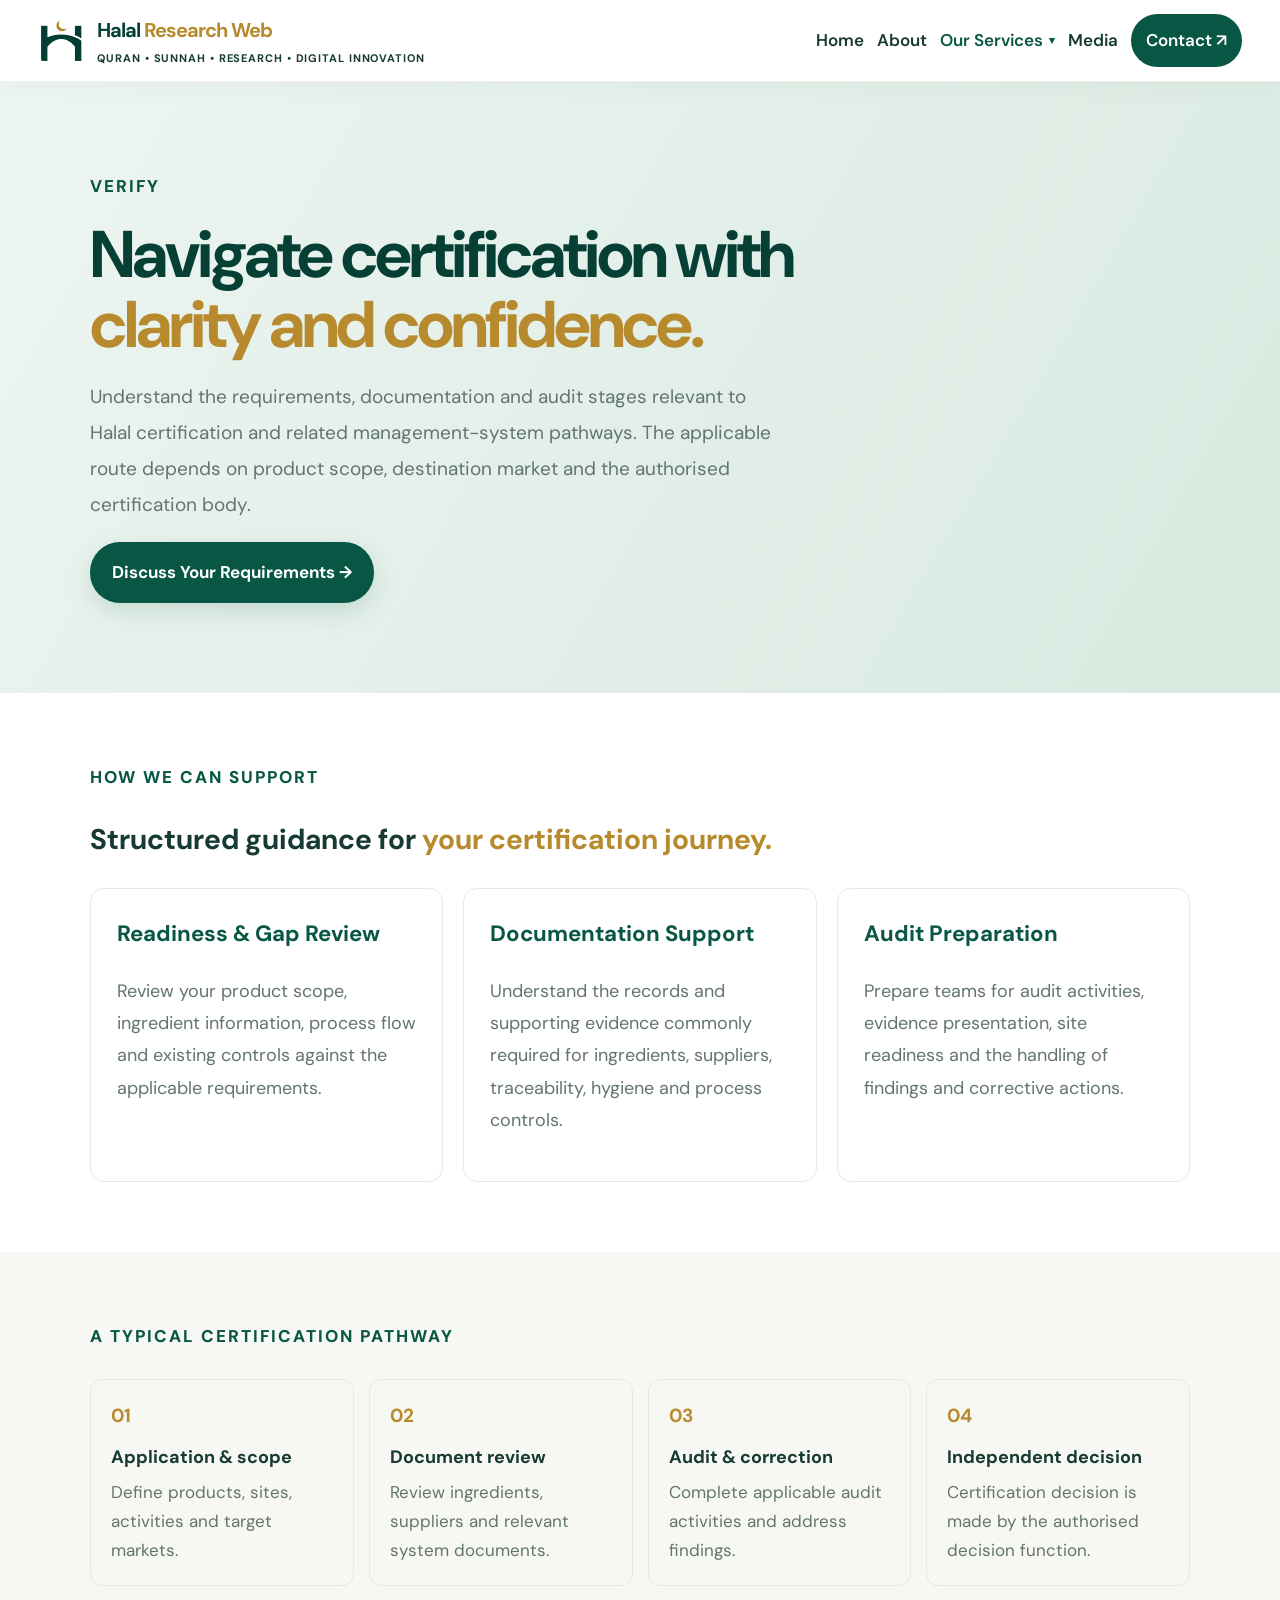
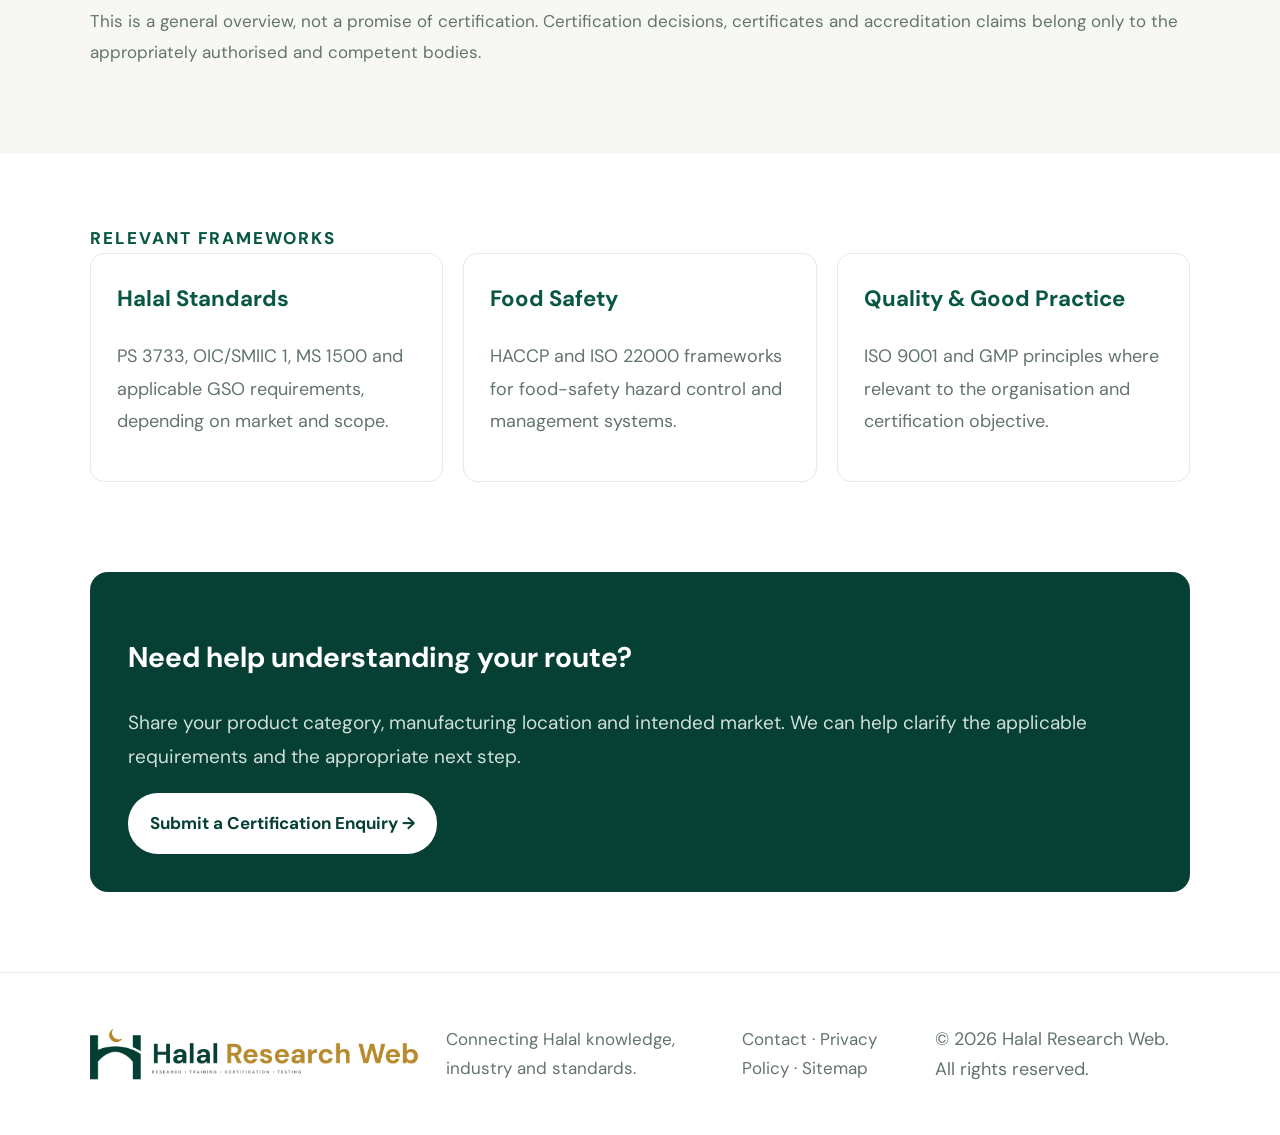
<file: certification.html>
<!doctype html>
<html lang="en"><head><meta charset="utf-8"><meta name="viewport" content="width=device-width, initial-scale=1"><meta name="description" content="Halal Research Web certification pathway guidance, audit preparation and standards support."><title>Certification | Halal Research Web</title><link rel="icon" type="image/png" href="images/favicon.png">
<link rel="preconnect" href="https://fonts.googleapis.com"><link rel="preconnect" href="https://fonts.gstatic.com" crossorigin><link href="https://fonts.googleapis.com/css2?family=DM+Sans:wght@400;500;600;700;800&display=swap" rel="stylesheet"><link rel="stylesheet" href="styles.css?v=strip-1"><style>.detail-hero{padding:90px 7%;background:linear-gradient(120deg,#edf5f1,#d8e9e0)}.detail-hero h1{font-size:clamp(42px,6vw,66px);max-width:780px}.detail-hero p{max-width:700px;line-height:1.9;color:#63746e}.detail-body{padding:70px 7%}.detail-grid{display:grid;grid-template-columns:repeat(3,1fr);gap:20px}.detail-card{padding:26px;border:1px solid #e4eae4;border-radius:14px;background:#fff}.detail-card h3{color:#075744;margin-top:0}.detail-card p,.detail-card li{font-size:18px;line-height:1.8;color:#63746e}.detail-cta{margin:20px 7% 80px;padding:38px;border-radius:18px;background:#063f34;color:#fff}.detail-cta p{color:#d0dfd8;line-height:1.8}.detail-cta .button{background:#fff;color:#063f34}.process{display:grid;grid-template-columns:repeat(4,1fr);gap:15px;margin-top:28px}.process div{padding:20px;border:1px solid #e4eae4;border-radius:12px}.process b{color:#b78a2d}.process strong,.process small{display:block}.process strong{margin-top:10px;font-size:18px}.process small{font-size:17px;line-height:1.7;color:#63746e;margin-top:6px}@media(max-width:760px){.detail-grid,.process{grid-template-columns:1fr}.detail-hero{padding:65px 6%}.detail-body{padding:55px 6%}}</style></head>
<body><header class="site-header"><a class="brand" href="index.html"><img class="brand-mark-img" src="images/favicon.png" alt=""><span><strong>Halal <span>Research Web</span></strong><small>QURAN • SUNNAH • RESEARCH • DIGITAL INNOVATION</small></span></a><button class="menu-toggle" aria-label="Open navigation" aria-expanded="false">☰</button><nav class="nav"><a href="index.html">Home</a><a href="index.html#about">About</a><div class="nav-dropdown"><button type="button" class="nav-dropbtn active" aria-haspopup="true" aria-expanded="false">Our Services <span class="caret">▾</span></button><div class="dropdown-menu"><a href="index.html#services">All services</a><a href="research.html">Research &amp; Digital Innovation</a><a href="training.html">Training</a><a href="quran.html">Learn Quran Online</a><a class="active" href="certification.html">Certification</a><a href="index.html#laboratory-testing">Lab Testing</a><a href="library.html">Halal Digital Library</a></div></div><a href="media.html">Media</a><a class="nav-cta" href="index.html#contact">Contact ↗</a></nav></header>
<main><section class="detail-hero"><div class="section-kicker">VERIFY</div><h1>Navigate certification with <em>clarity and confidence.</em></h1><p>Understand the requirements, documentation and audit stages relevant to Halal certification and related management-system pathways. The applicable route depends on product scope, destination market and the authorised certification body.</p><a class="button primary" href="index.html?dept=Certification#contact">Discuss Your Requirements →</a></section>
<section class="detail-body"><div class="section-kicker">HOW WE CAN SUPPORT</div><h2>Structured guidance for <em>your certification journey.</em></h2><div class="detail-grid"><article class="detail-card"><h3>Readiness & Gap Review</h3><p>Review your product scope, ingredient information, process flow and existing controls against the applicable requirements.</p></article><article class="detail-card"><h3>Documentation Support</h3><p>Understand the records and supporting evidence commonly required for ingredients, suppliers, traceability, hygiene and process controls.</p></article><article class="detail-card"><h3>Audit Preparation</h3><p>Prepare teams for audit activities, evidence presentation, site readiness and the handling of findings and corrective actions.</p></article></div></section>
<section class="detail-body" style="background:#f7f8f3"><div class="section-kicker">A TYPICAL CERTIFICATION PATHWAY</div><div class="process"><div><b>01</b><strong>Application & scope</strong><small>Define products, sites, activities and target markets.</small></div><div><b>02</b><strong>Document review</strong><small>Review ingredients, suppliers and relevant system documents.</small></div><div><b>03</b><strong>Audit & correction</strong><small>Complete applicable audit activities and address findings.</small></div><div><b>04</b><strong>Independent decision</strong><small>Certification decision is made by the authorised decision function.</small></div></div><p style="font-size:17px;line-height:1.8;color:#63746e;margin-top:20px">This is a general overview, not a promise of certification. Certification decisions, certificates and accreditation claims belong only to the appropriately authorised and competent bodies.</p></section>
<section class="detail-body"><div class="section-kicker">RELEVANT FRAMEWORKS</div><div class="detail-grid"><article class="detail-card"><h3>Halal Standards</h3><p><a href="index.html#standards">PS 3733</a>, <a href="index.html#standards">OIC/SMIIC 1</a>, <a href="index.html#standards">MS 1500</a> and <a href="index.html#standards">applicable GSO requirements</a>, depending on market and scope.</p></article><article class="detail-card"><h3>Food Safety</h3><p>HACCP and ISO 22000 frameworks for food-safety hazard control and management systems.</p></article><article class="detail-card"><h3>Quality & Good Practice</h3><p>ISO 9001 and GMP principles where relevant to the organisation and certification objective.</p></article></div></section>
<section class="detail-cta"><h2>Need help understanding your route?</h2><p>Share your product category, manufacturing location and intended market. We can help clarify the applicable requirements and the appropriate next step.</p><a class="button" href="index.html?dept=Certification#contact">Submit a Certification Enquiry →</a></section></main>
<footer><a class="brand footer-brand" href="index.html"><img class="brand-logo" src="images/logo.png" alt="Halal Research Web"></a><p>Connecting Halal knowledge, industry and standards.</p><p><a href="index.html#contact">Contact</a> · <a href="privacy.html">Privacy Policy</a> · <a href="sitemap.xml">Sitemap</a></p><small>© <span id="year"></span> Halal Research Web. All rights reserved.</small></footer><script src="script.js"></script></body></html>
</file>
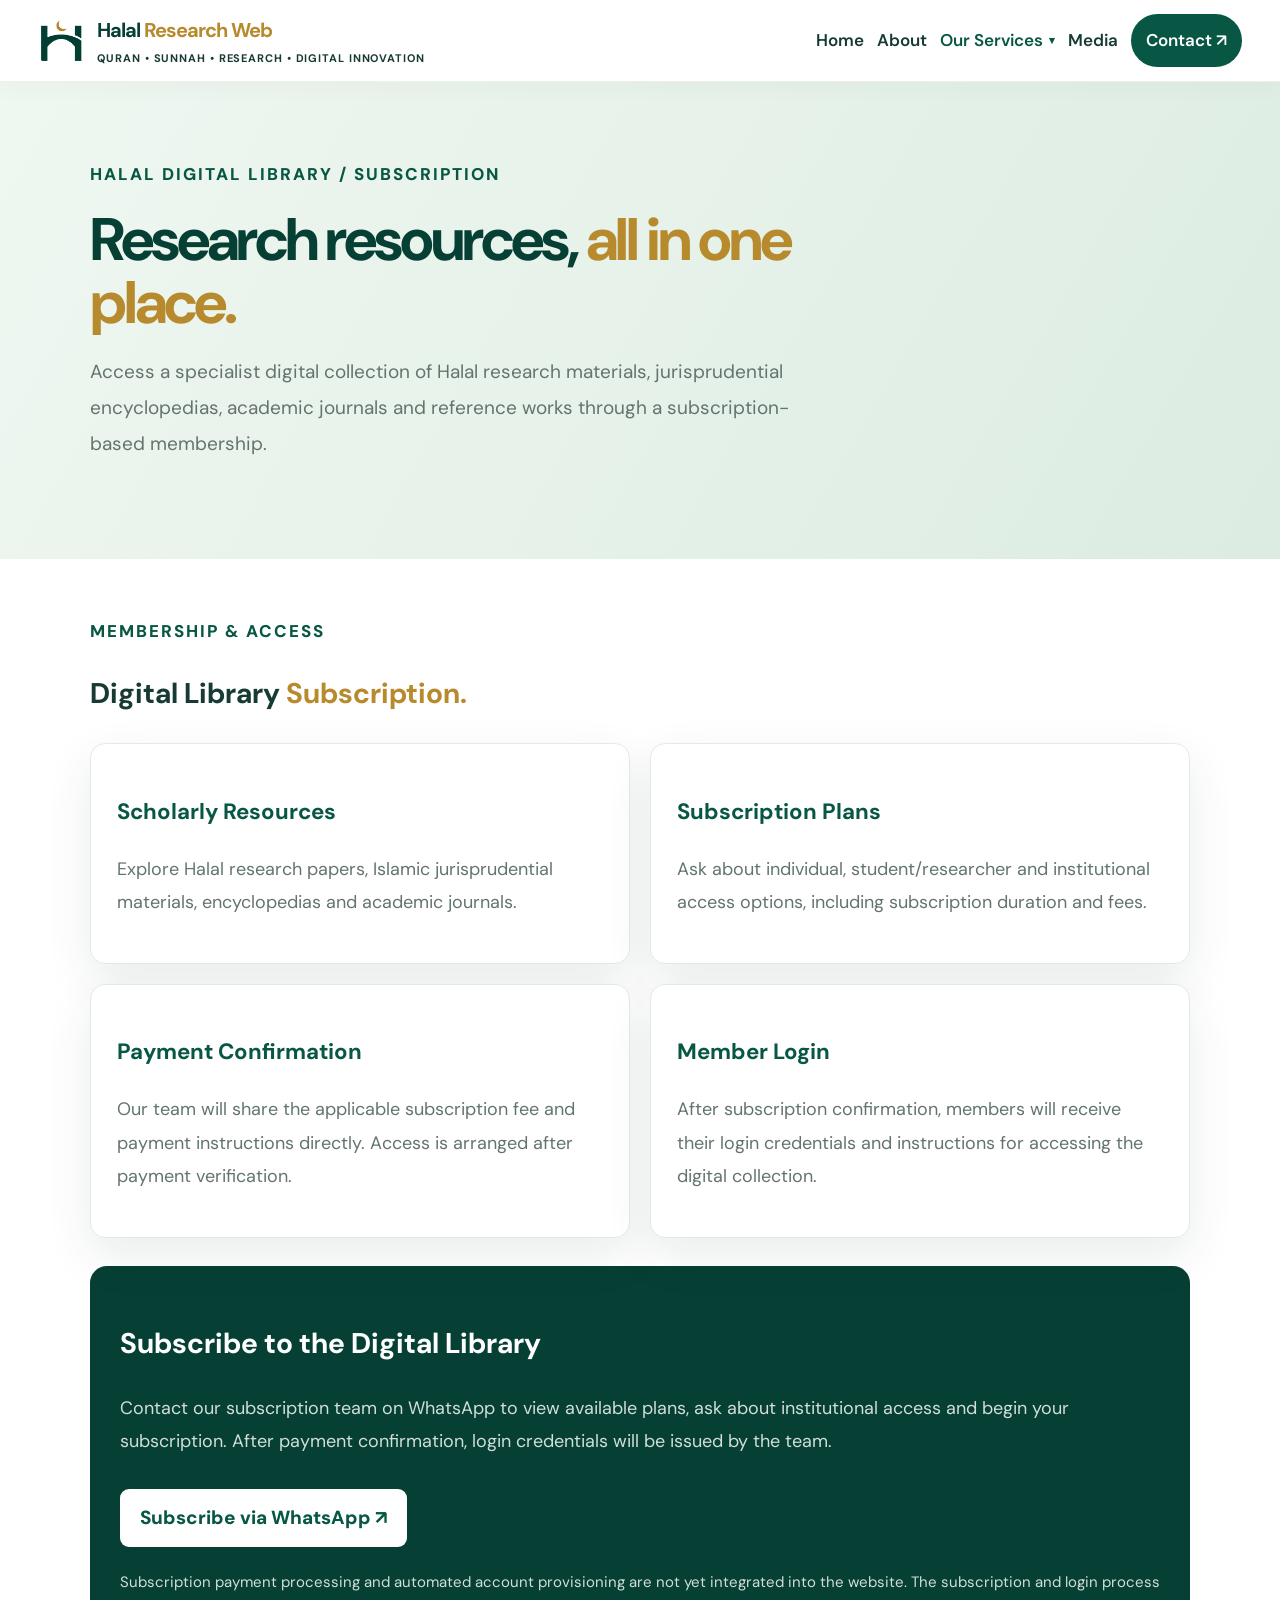
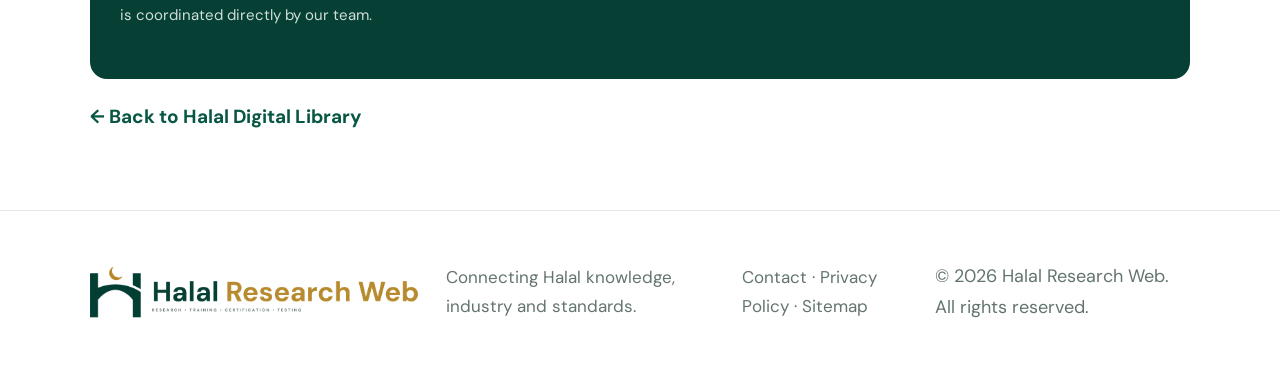
<file: digital-library.html>
<!doctype html><html lang="en"><head><meta charset="utf-8"><meta name="viewport" content="width=device-width,initial-scale=1"><meta name="description" content="Access a specialist digital collection of Halal research materials, jurisprudential encyclopedias, academic journals and reference works through a subscription-based membership."><link rel="icon" type="image/png" href="images/favicon.png">
<link rel="preconnect" href="https://fonts.googleapis.com"><link rel="preconnect" href="https://fonts.gstatic.com" crossorigin><link href="https://fonts.googleapis.com/css2?family=DM+Sans:wght@400;500;600;700;800&display=swap" rel="stylesheet"><link rel="stylesheet" href="styles.css?v=strip-1"><style>
.service-hero{padding:78px 7%;background:linear-gradient(120deg,#eff7f1,#dcece2)}.service-hero h1{font-size:clamp(40px,5.5vw,60px);max-width:800px}.service-hero p{max-width:730px;color:#63746e;line-height:1.9}.service-content{padding:58px 7% 76px}.service-grid{display:grid;grid-template-columns:repeat(2,minmax(0,1fr));gap:20px;margin:25px 0}.service-card{padding:26px;border:1px solid #e3eae4;border-radius:15px;background:#fff}.service-card h3{color:#075744}.service-card p,.service-content p{color:#63746e;line-height:1.85;font-size:18px}.contact-panel{margin-top:28px;padding:30px;border-radius:17px;background:#063f34;color:white}.contact-panel p{color:#d0dfd8}.wa-button{display:inline-flex;margin-top:12px;padding:13px 20px;border-radius:9px;background:#fff;color:#075744;font-weight:800;text-decoration:none}.back-link{display:inline-block;margin-top:22px;color:#075744;font-weight:700;text-decoration:none}@media(max-width:760px){.service-grid{grid-template-columns:1fr}.service-hero{padding:58px 6%}.service-content{padding:45px 6%}}</style><title>Digital Library Subscription | Halal Research Web</title></head><body><header class="site-header"><a class="brand" href="index.html"><img class="brand-mark-img" src="images/favicon.png" alt=""><span><strong>Halal <span>Research Web</span></strong><small>QURAN • SUNNAH • RESEARCH • DIGITAL INNOVATION</small></span></a><button class="menu-toggle" aria-label="Open navigation" aria-expanded="false">☰</button><nav class="nav"><a href="index.html">Home</a><a href="index.html#about">About</a><div class="nav-dropdown"><button type="button" class="nav-dropbtn active" aria-haspopup="true" aria-expanded="false">Our Services <span class="caret">▾</span></button><div class="dropdown-menu"><a href="index.html#services">All services</a><a href="research.html">Research &amp; Digital Innovation</a><a href="training.html">Training</a><a href="quran.html">Learn Quran Online</a><a href="certification.html">Certification</a><a href="index.html#laboratory-testing">Lab Testing</a><a class="active" href="library.html">Halal Digital Library</a></div></div><a href="media.html">Media</a><a class="nav-cta" href="index.html#contact">Contact ↗</a></nav></header><main><section class="service-hero"><div class="section-kicker">HALAL DIGITAL LIBRARY / SUBSCRIPTION</div><h1>Research resources, <em>all in one place.</em></h1><p>Access a specialist digital collection of Halal research materials, jurisprudential encyclopedias, academic journals and reference works through a subscription-based membership.</p></section><section class="service-content"><div class="section-kicker">MEMBERSHIP & ACCESS</div><h2>Digital Library <em>Subscription.</em></h2><div class="service-grid"><article class="service-card"><h3>Scholarly Resources</h3><p>Explore Halal research papers, Islamic jurisprudential materials, encyclopedias and academic journals.</p></article><article class="service-card"><h3>Subscription Plans</h3><p>Ask about individual, student/researcher and institutional access options, including subscription duration and fees.</p></article><article class="service-card"><h3>Payment Confirmation</h3><p>Our team will share the applicable subscription fee and payment instructions directly. Access is arranged after payment verification.</p></article><article class="service-card"><h3>Member Login</h3><p>After subscription confirmation, members will receive their login credentials and instructions for accessing the digital collection.</p></article></div><div class="contact-panel"><h2>Subscribe to the Digital Library</h2><p>Contact our subscription team on WhatsApp to view available plans, ask about institutional access and begin your subscription. After payment confirmation, login credentials will be issued by the team.</p><a class="wa-button" href="https://wa.me/923499365338?text=Assalamu%20Alaikum%2C%20I%20am%20interested%20in%20subscribing%20to%20the%20Halal Research Web%20Digital%20Library.%20Please%20share%20subscription%20plans%2C%20fees%20and%20access%20details." target="_blank" rel="noopener">Subscribe via WhatsApp ↗</a><p><small>Subscription payment processing and automated account provisioning are not yet integrated into the website. The subscription and login process is coordinated directly by our team.</small></p></div><a class="back-link" href="library.html">← Back to Halal Digital Library</a></section></main><footer><a class="brand footer-brand" href="index.html"><img class="brand-logo" src="images/logo.png" alt="Halal Research Web"></a><p>Connecting Halal knowledge, industry and standards.</p><p><a href="index.html#contact">Contact</a> · <a href="privacy.html">Privacy Policy</a> · <a href="sitemap.xml">Sitemap</a></p><small>© <span id="year"></span> Halal Research Web. All rights reserved.</small></footer><script src="script.js"></script></body></html>
</file>
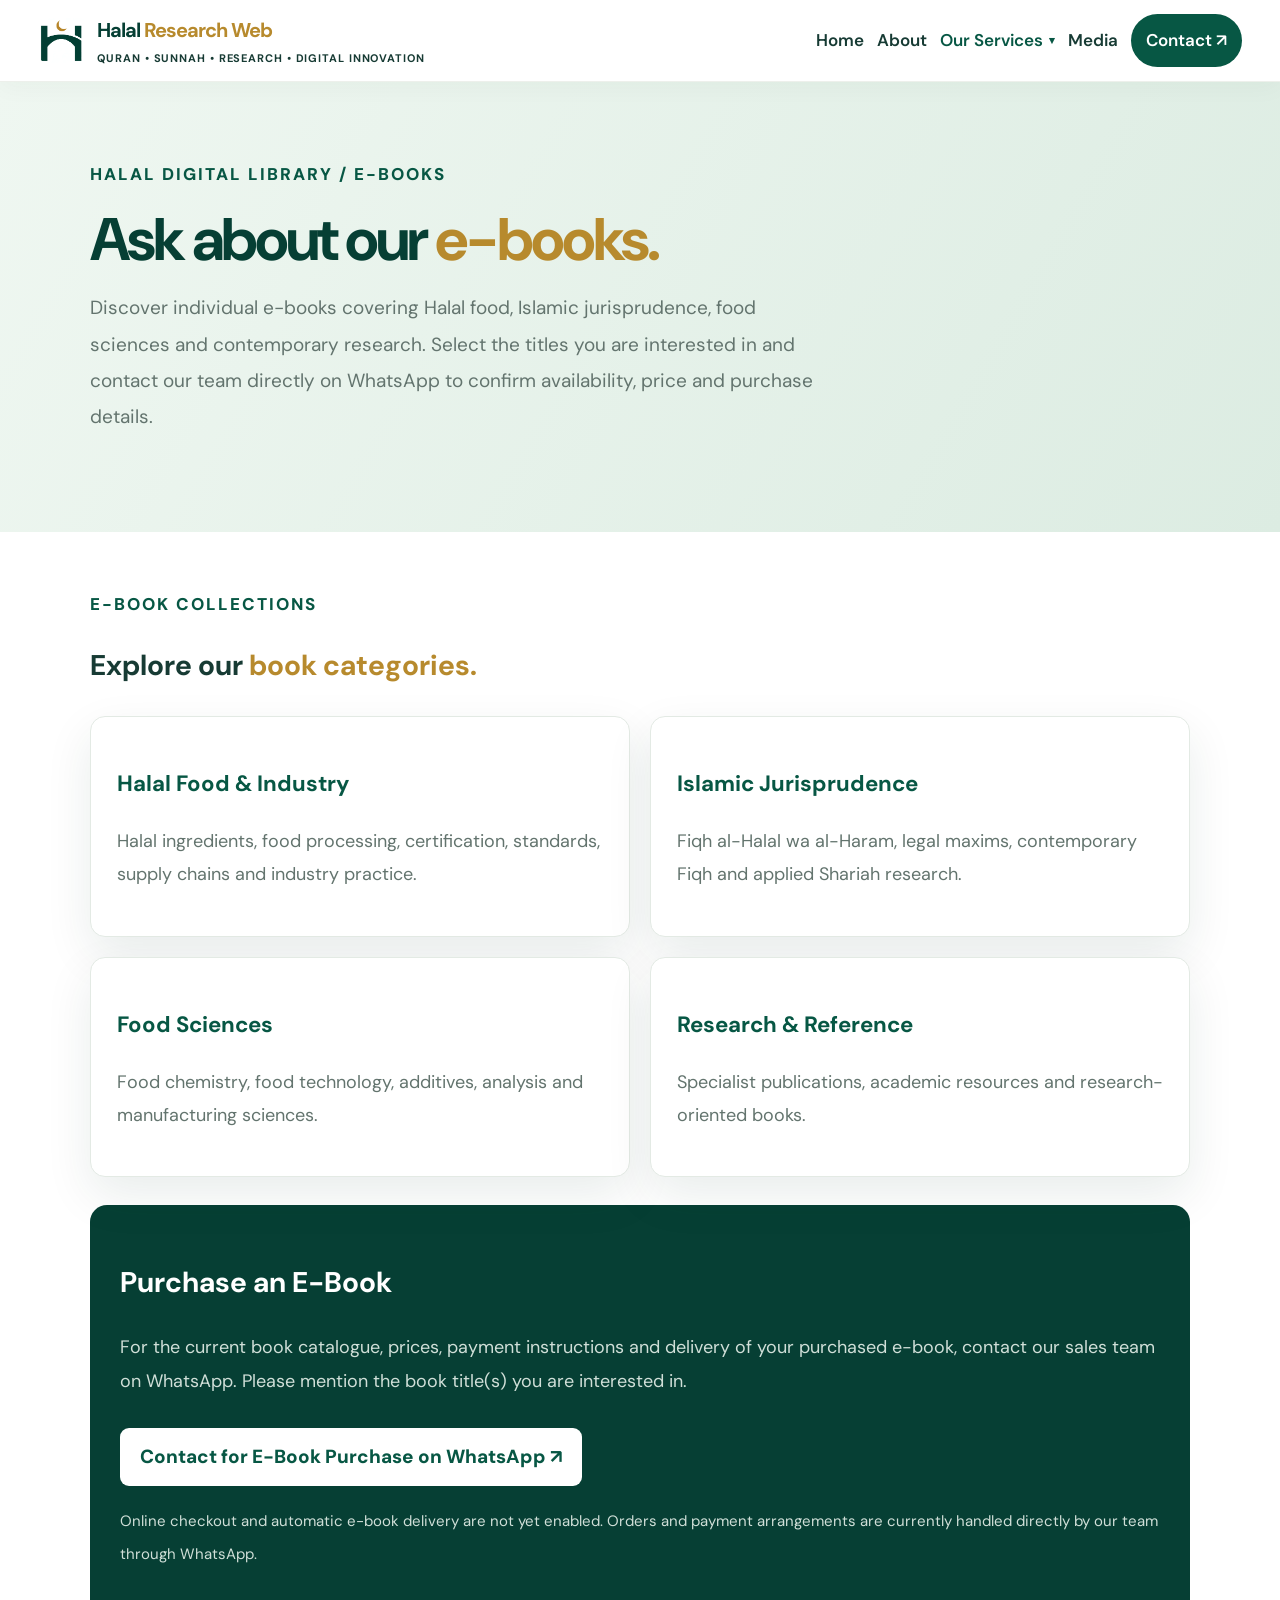
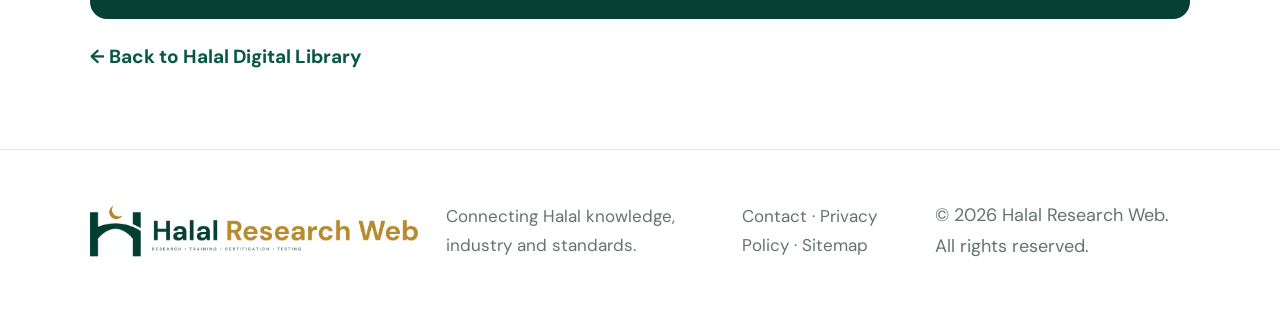
<file: ebooks.html>
<!doctype html><html lang="en"><head><meta charset="utf-8"><meta name="viewport" content="width=device-width,initial-scale=1"><meta name="description" content="Discover individual e-books covering Halal food, Islamic jurisprudence, food sciences and contemporary research. Contact the Halal Research Web team on WhatsApp for availability, prices and purchase details."><link rel="icon" type="image/png" href="images/favicon.png">
<link rel="preconnect" href="https://fonts.googleapis.com"><link rel="preconnect" href="https://fonts.gstatic.com" crossorigin><link href="https://fonts.googleapis.com/css2?family=DM+Sans:wght@400;500;600;700;800&display=swap" rel="stylesheet"><link rel="stylesheet" href="styles.css?v=strip-1"><style>
.service-hero{padding:78px 7%;background:linear-gradient(120deg,#eff7f1,#dcece2)}.service-hero h1{font-size:clamp(40px,5.5vw,60px);max-width:800px}.service-hero p{max-width:730px;color:#63746e;line-height:1.9}.service-content{padding:58px 7% 76px}.service-grid{display:grid;grid-template-columns:repeat(2,minmax(0,1fr));gap:20px;margin:25px 0}.service-card{padding:26px;border:1px solid #e3eae4;border-radius:15px;background:#fff}.service-card h3{color:#075744}.service-card p,.service-content p{color:#63746e;line-height:1.85;font-size:18px}.contact-panel{margin-top:28px;padding:30px;border-radius:17px;background:#063f34;color:white}.contact-panel p{color:#d0dfd8}.wa-button{display:inline-flex;margin-top:12px;padding:13px 20px;border-radius:9px;background:#fff;color:#075744;font-weight:800;text-decoration:none}.back-link{display:inline-block;margin-top:22px;color:#075744;font-weight:700;text-decoration:none}@media(max-width:760px){.service-grid{grid-template-columns:1fr}.service-hero{padding:58px 6%}.service-content{padding:45px 6%}}</style><title>E-Books | Halal Research Web</title></head><body><header class="site-header"><a class="brand" href="index.html"><img class="brand-mark-img" src="images/favicon.png" alt=""><span><strong>Halal <span>Research Web</span></strong><small>QURAN • SUNNAH • RESEARCH • DIGITAL INNOVATION</small></span></a><button class="menu-toggle" aria-label="Open navigation" aria-expanded="false">☰</button><nav class="nav"><a href="index.html">Home</a><a href="index.html#about">About</a><div class="nav-dropdown"><button type="button" class="nav-dropbtn active" aria-haspopup="true" aria-expanded="false">Our Services <span class="caret">▾</span></button><div class="dropdown-menu"><a href="index.html#services">All services</a><a href="research.html">Research &amp; Digital Innovation</a><a href="training.html">Training</a><a href="quran.html">Learn Quran Online</a><a href="certification.html">Certification</a><a href="index.html#laboratory-testing">Lab Testing</a><a class="active" href="library.html">Halal Digital Library</a></div></div><a href="media.html">Media</a><a class="nav-cta" href="index.html#contact">Contact ↗</a></nav></header><main><section class="service-hero"><div class="section-kicker">HALAL DIGITAL LIBRARY / E-BOOKS</div><h1>Ask about our <em>e-books.</em></h1><p>Discover individual e-books covering Halal food, Islamic jurisprudence, food sciences and contemporary research. Select the titles you are interested in and contact our team directly on WhatsApp to confirm availability, price and purchase details.</p></section><section class="service-content"><div class="section-kicker">E-BOOK COLLECTIONS</div><h2>Explore our <em>book categories.</em></h2><div class="service-grid"><article class="service-card"><h3>Halal Food & Industry</h3><p>Halal ingredients, food processing, certification, standards, supply chains and industry practice.</p></article><article class="service-card"><h3>Islamic Jurisprudence</h3><p>Fiqh al-Halal wa al-Haram, legal maxims, contemporary Fiqh and applied Shariah research.</p></article><article class="service-card"><h3>Food Sciences</h3><p>Food chemistry, food technology, additives, analysis and manufacturing sciences.</p></article><article class="service-card"><h3>Research & Reference</h3><p>Specialist publications, academic resources and research-oriented books.</p></article></div><div class="contact-panel"><h2>Purchase an E-Book</h2><p>For the current book catalogue, prices, payment instructions and delivery of your purchased e-book, contact our sales team on WhatsApp. Please mention the book title(s) you are interested in.</p><a class="wa-button" href="https://wa.me/923499365338?text=Assalamu%20Alaikum%2C%20I%20would%20like%20to%20purchase%20an%20e-book%20from%20Halal Research Web.%20Please%20share%20the%20available%20catalogue%2C%20prices%20and%20purchase%20procedure." target="_blank" rel="noopener">Contact for E-Book Purchase on WhatsApp ↗</a><p><small>Online checkout and automatic e-book delivery are not yet enabled. Orders and payment arrangements are currently handled directly by our team through WhatsApp.</small></p></div><a class="back-link" href="library.html">← Back to Halal Digital Library</a></section></main><footer><a class="brand footer-brand" href="index.html"><img class="brand-logo" src="images/logo.png" alt="Halal Research Web"></a><p>Connecting Halal knowledge, industry and standards.</p><p><a href="index.html#contact">Contact</a> · <a href="privacy.html">Privacy Policy</a> · <a href="sitemap.xml">Sitemap</a></p><small>© <span id="year"></span> Halal Research Web. All rights reserved.</small></footer><script src="script.js"></script></body></html>
</file>
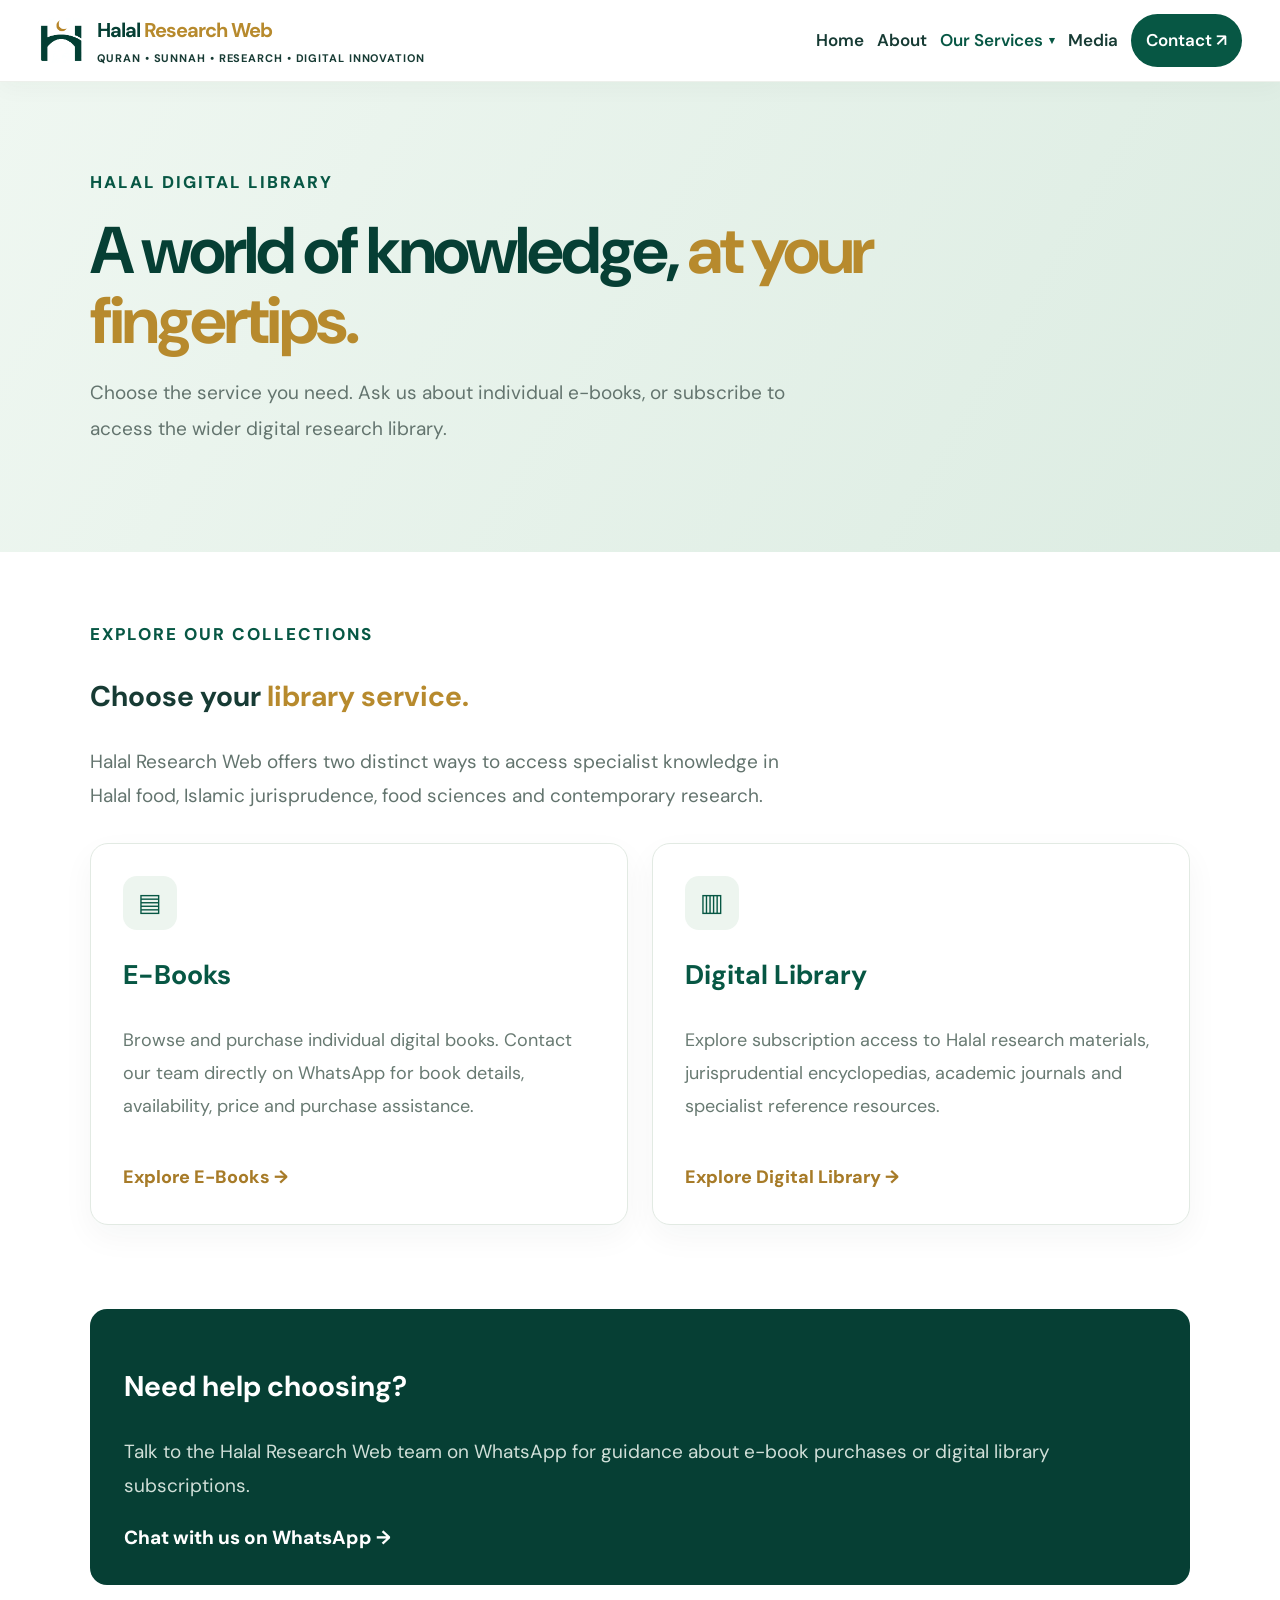
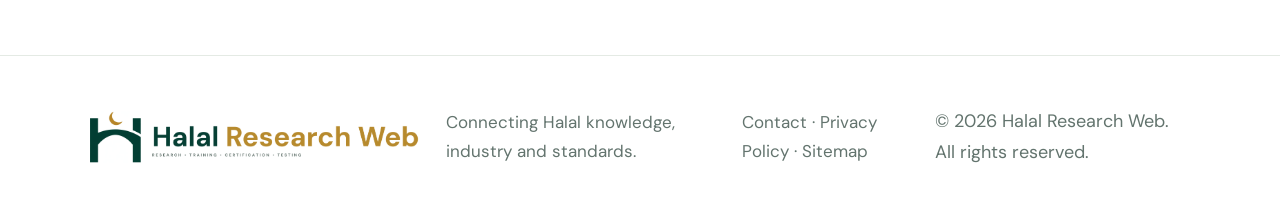
<file: library.html>
<!doctype html><html lang="en"><head><meta charset="utf-8"><meta name="viewport" content="width=device-width,initial-scale=1"><meta name="description" content="Explore Halal Research Web E-Books and the subscription-based Digital Library."><title>Halal Digital Library | Halal Research Web</title><link rel="icon" type="image/png" href="images/favicon.png">
<link rel="preconnect" href="https://fonts.googleapis.com"><link rel="preconnect" href="https://fonts.gstatic.com" crossorigin><link href="https://fonts.googleapis.com/css2?family=DM+Sans:wght@400;500;600;700;800&display=swap" rel="stylesheet"><link rel="stylesheet" href="styles.css?v=strip-1"><style>
.library-hero{padding:86px 7%;background:linear-gradient(120deg,#eff7f1,#dcece2)}.library-hero h1{font-size:clamp(42px,6vw,66px);max-width:850px}.library-hero p{max-width:730px;line-height:1.9;color:#63746e}.library-options{padding:68px 7% 84px}.library-options>p{color:#63746e;line-height:1.8;max-width:720px}.option-grid{display:grid;grid-template-columns:repeat(2,minmax(0,1fr));gap:24px;margin-top:30px}.option-card{display:flex;flex-direction:column;min-height:330px;padding:32px;border:1px solid #e2eae3;border-radius:18px;background:#fff;box-shadow:0 12px 32px #12382a0b;text-decoration:none;transition:transform .2s,box-shadow .2s}.option-card:hover{transform:translateY(-4px);box-shadow:0 18px 38px #12382a16}.option-icon{width:54px;height:54px;display:grid;place-items:center;border-radius:14px;background:#edf5ef;color:#075744;font-size:25px}.option-card h2{margin:22px 0 8px;color:#075744;font-size:27px}.option-card p{color:#687a72;font-size:18px;line-height:1.85}.option-card .option-link{margin-top:auto;padding-top:20px;color:#a77b28;font-weight:800;font-size:18px}.library-help{margin:0 7% 70px;padding:30px 34px;border-radius:17px;background:#063f34;color:#fff}.library-help p{color:#d0dfd8;line-height:1.8}.library-help a{color:#fff;font-weight:800}@media(max-width:760px){.option-grid{grid-template-columns:1fr}.library-hero{padding:60px 6%}.library-options{padding:48px 6%}.library-help{margin:0 6% 55px}}</style></head><body>
<header class="site-header"><a class="brand" href="index.html"><img class="brand-mark-img" src="images/favicon.png" alt=""><span><strong>Halal <span>Research Web</span></strong><small>QURAN • SUNNAH • RESEARCH • DIGITAL INNOVATION</small></span></a><button class="menu-toggle" aria-label="Open navigation" aria-expanded="false">☰</button><nav class="nav"><a href="index.html">Home</a><a href="index.html#about">About</a><div class="nav-dropdown"><button type="button" class="nav-dropbtn active" aria-haspopup="true" aria-expanded="false">Our Services <span class="caret">▾</span></button><div class="dropdown-menu"><a href="index.html#services">All services</a><a href="research.html">Research &amp; Digital Innovation</a><a href="training.html">Training</a><a href="quran.html">Learn Quran Online</a><a href="certification.html">Certification</a><a href="index.html#laboratory-testing">Lab Testing</a><a class="active" href="library.html">Halal Digital Library</a></div></div><a href="media.html">Media</a><a class="nav-cta" href="index.html#contact">Contact ↗</a></nav></header>
<main><section class="library-hero"><div class="section-kicker">HALAL DIGITAL LIBRARY</div><h1>A world of knowledge, <em>at your fingertips.</em></h1><p>Choose the service you need. Ask us about individual e-books, or subscribe to access the wider digital research library.</p></section><section class="library-options"><div class="section-kicker">EXPLORE OUR COLLECTIONS</div><h2>Choose your <em>library service.</em></h2><p>Halal Research Web offers two distinct ways to access specialist knowledge in Halal food, Islamic jurisprudence, food sciences and contemporary research.</p><div class="option-grid"><a class="option-card" href="ebooks.html"><span class="option-icon">▤</span><h2>E-Books</h2><p>Browse and purchase individual digital books. Contact our team directly on WhatsApp for book details, availability, price and purchase assistance.</p><span class="option-link">Explore E-Books →</span></a><a class="option-card" href="digital-library.html"><span class="option-icon">▥</span><h2>Digital Library</h2><p>Explore subscription access to Halal research materials, jurisprudential encyclopedias, academic journals and specialist reference resources.</p><span class="option-link">Explore Digital Library →</span></a></div></section><section class="library-help"><h2>Need help choosing?</h2><p>Talk to the Halal Research Web team on WhatsApp for guidance about e-book purchases or digital library subscriptions.</p><a href="https://wa.me/923499365338?text=Assalamu%20Alaikum%2C%20I%20need%20guidance%20about%20the%20Halal Research Web%20Digital%20Library." target="_blank" rel="noopener">Chat with us on WhatsApp →</a></section></main>
<footer><a class="brand footer-brand" href="index.html"><img class="brand-logo" src="images/logo.png" alt="Halal Research Web"></a><p>Connecting Halal knowledge, industry and standards.</p><p><a href="index.html#contact">Contact</a> · <a href="privacy.html">Privacy Policy</a> · <a href="sitemap.xml">Sitemap</a></p><small>© <span id="year"></span> Halal Research Web. All rights reserved.</small></footer><script src="script.js"></script></body></html>
</file>
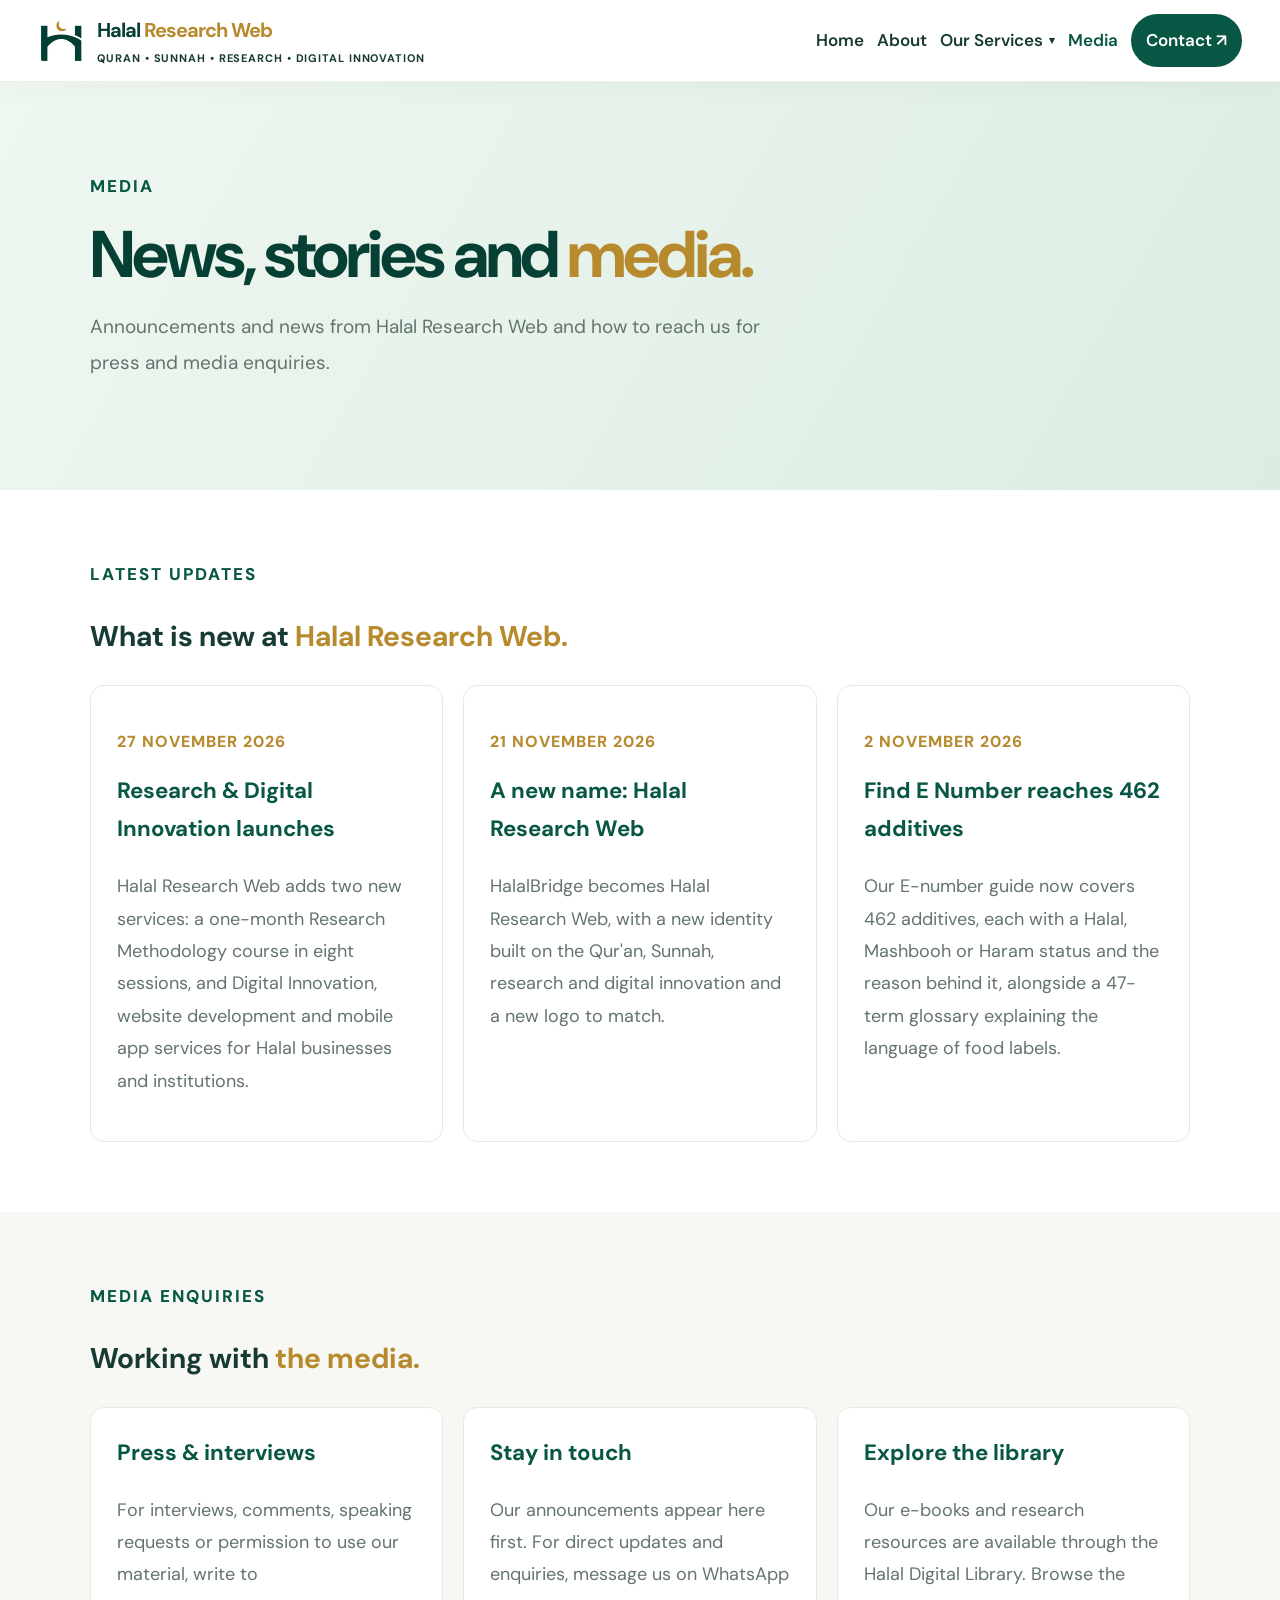
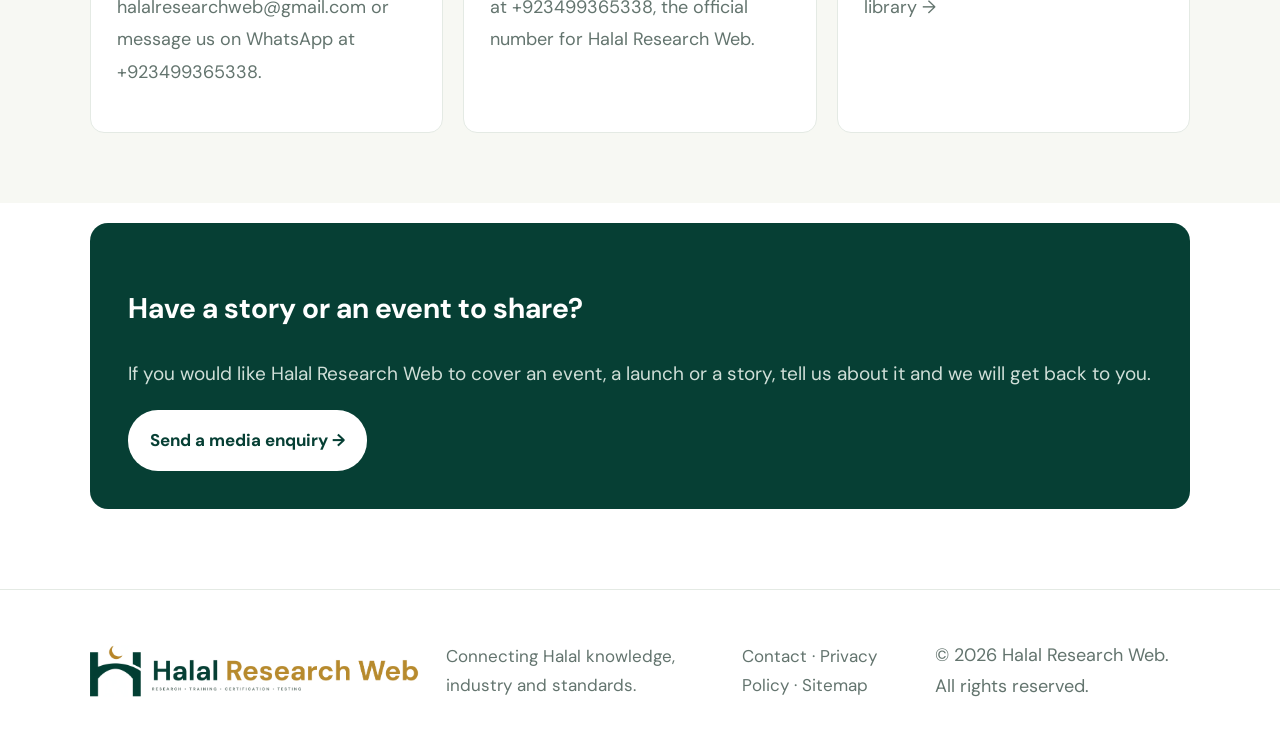
<file: media.html>
<!doctype html>
<html lang="en">
<head>
<meta charset="utf-8"><meta name="viewport" content="width=device-width, initial-scale=1">
<meta name="description" content="News, announcements and media enquiries for Halal Research Web.">
<title>Media | Halal Research Web</title>
<link rel="icon" type="image/png" href="images/favicon.png">
<link rel="preconnect" href="https://fonts.googleapis.com"><link rel="preconnect" href="https://fonts.gstatic.com" crossorigin>
<link href="https://fonts.googleapis.com/css2?family=DM+Sans:wght@400;500;600;700;800&display=swap" rel="stylesheet"><link rel="stylesheet" href="styles.css?v=strip-1">
<style>.detail-hero{padding:90px 7%;background:linear-gradient(120deg,#eff7f1,#dcece2)}.detail-hero h1{font-size:clamp(42px,6vw,66px);max-width:780px}.detail-hero p{max-width:700px;line-height:1.9;color:#63746e}.detail-body{padding:70px 7%}.detail-grid{display:grid;grid-template-columns:repeat(3,1fr);gap:20px}.detail-card{padding:26px;border:1px solid #e4eae4;border-radius:14px;background:#fff}.detail-card h3{color:#075744;margin-top:0}.detail-card p,.detail-card li{font-size:18px;line-height:1.8;color:#63746e}.detail-card .update-date{font-size:16px;font-weight:800;letter-spacing:1px;color:#b78a2d}.detail-cta{margin:20px 7% 80px;padding:38px;border-radius:18px;background:#063f34;color:#fff}.detail-cta p{color:#d0dfd8;line-height:1.8}.detail-cta .button{background:#fff;color:#063f34}@media(max-width:760px){.detail-grid{grid-template-columns:1fr}.detail-hero{padding:65px 6%}.detail-body{padding:55px 6%}}</style></head>
<body>
<header class="site-header"><a class="brand" href="index.html"><img class="brand-mark-img" src="images/favicon.png" alt=""><span><strong>Halal <span>Research Web</span></strong><small>QURAN • SUNNAH • RESEARCH • DIGITAL INNOVATION</small></span></a><button class="menu-toggle" aria-label="Open navigation" aria-expanded="false">☰</button><nav class="nav"><a href="index.html">Home</a><a href="index.html#about">About</a><div class="nav-dropdown"><button type="button" class="nav-dropbtn" aria-haspopup="true" aria-expanded="false">Our Services <span class="caret">▾</span></button><div class="dropdown-menu"><a href="index.html#services">All services</a><a href="research.html">Research &amp; Digital Innovation</a><a href="training.html">Training</a><a href="quran.html">Learn Quran Online</a><a href="certification.html">Certification</a><a href="index.html#laboratory-testing">Lab Testing</a><a href="library.html">Halal Digital Library</a></div></div><a class="active" href="media.html">Media</a><a class="nav-cta" href="index.html#contact">Contact ↗</a></nav></header>
<main>
<section class="detail-hero"><div class="section-kicker">MEDIA</div><h1>News, stories and <em>media.</em></h1><p>Announcements and news from Halal Research Web and how to reach us for press and media enquiries.</p></section>
<section class="detail-body"><div class="section-kicker">LATEST UPDATES</div><h2>What is new at <em>Halal Research Web.</em></h2><div class="detail-grid">
<article class="detail-card"><p class="update-date">27 NOVEMBER 2026</p><h3>Research &amp; Digital Innovation launches</h3><p>Halal Research Web adds two new services: a one-month Research Methodology course in eight sessions, and Digital Innovation, website development and mobile app services for Halal businesses and institutions.</p></article>
<article class="detail-card"><p class="update-date">21 NOVEMBER 2026</p><h3>A new name: Halal Research Web</h3><p>HalalBridge becomes Halal Research Web, with a new identity built on the Qur'an, Sunnah, research and digital innovation and a new logo to match.</p></article>
<article class="detail-card"><p class="update-date">2 NOVEMBER 2026</p><h3>Find E Number reaches 462 additives</h3><p>Our E-number guide now covers 462 additives, each with a Halal, Mashbooh or Haram status and the reason behind it, alongside a 47-term glossary explaining the language of food labels.</p></article>
</div></section>
<section class="detail-body" style="background:#f7f8f3"><div class="section-kicker">MEDIA ENQUIRIES</div><h2>Working with <em>the media.</em></h2><div class="detail-grid">
<article class="detail-card"><h3>Press &amp; interviews</h3><p>For interviews, comments, speaking requests or permission to use our material, write to <a href="mailto:halalresearchweb@gmail.com">halalresearchweb@gmail.com</a> or message us on WhatsApp at <a href="https://wa.me/923499365338">+923499365338</a>.</p></article>
<article class="detail-card"><h3>Stay in touch</h3><p>Our announcements appear here first. For direct updates and enquiries, message us on WhatsApp at <a href="https://wa.me/923499365338">+923499365338</a>, the official number for Halal Research Web.</p></article>
<article class="detail-card"><h3>Explore the library</h3><p>Our e-books and research resources are available through the Halal Digital Library. <a href="library.html">Browse the library →</a></p></article>
</div></section>
<section class="detail-cta"><h2>Have a story or an event to share?</h2><p>If you would like Halal Research Web to cover an event, a launch or a story, tell us about it and we will get back to you.</p><a class="button" href="index.html?dept=General%20Inquiry#contact">Send a media enquiry →</a></section>
</main>
<footer><a class="brand footer-brand" href="index.html"><img class="brand-logo" src="images/logo.png" alt="Halal Research Web"></a><p>Connecting Halal knowledge, industry and standards.</p><p><a href="index.html#contact">Contact</a> · <a href="privacy.html">Privacy Policy</a> · <a href="sitemap.xml">Sitemap</a></p><small>© <span id="year"></span> Halal Research Web. All rights reserved.</small></footer>
<script src="script.js"></script>
</body></html>
</file>
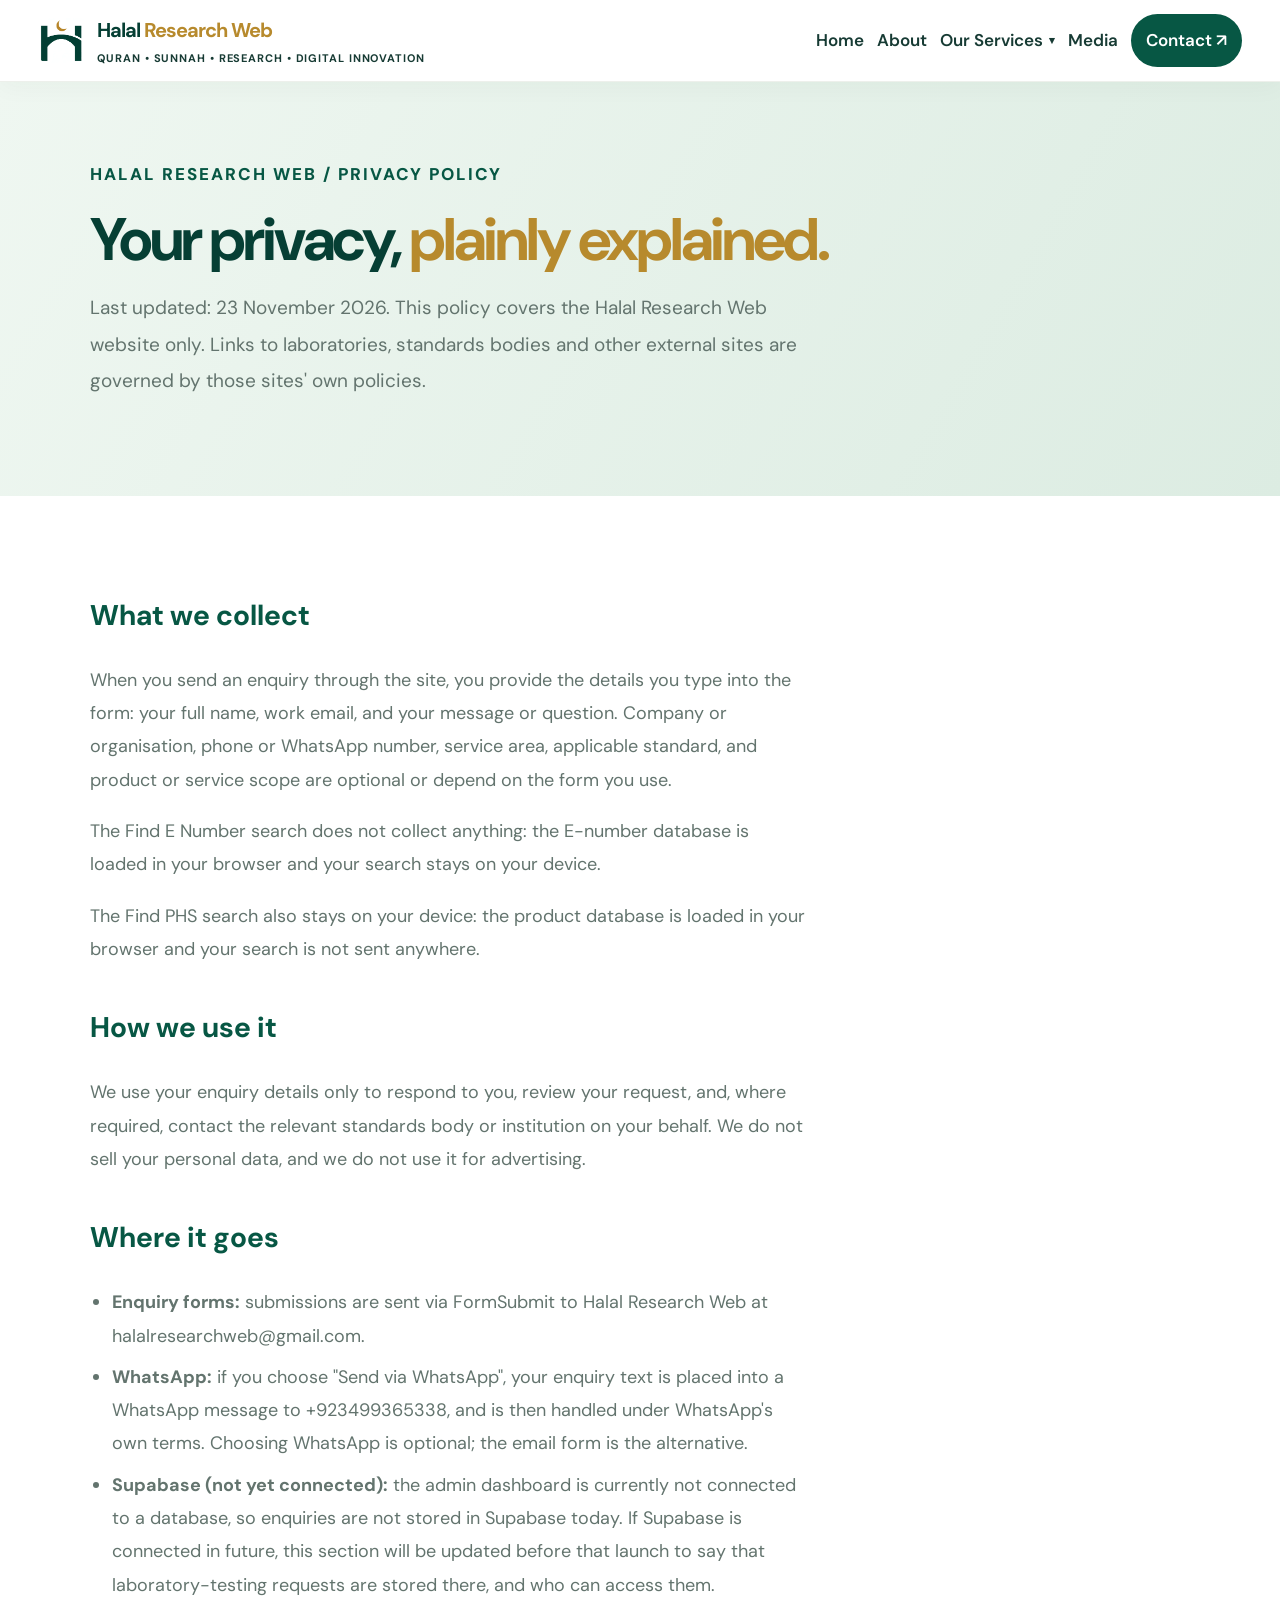
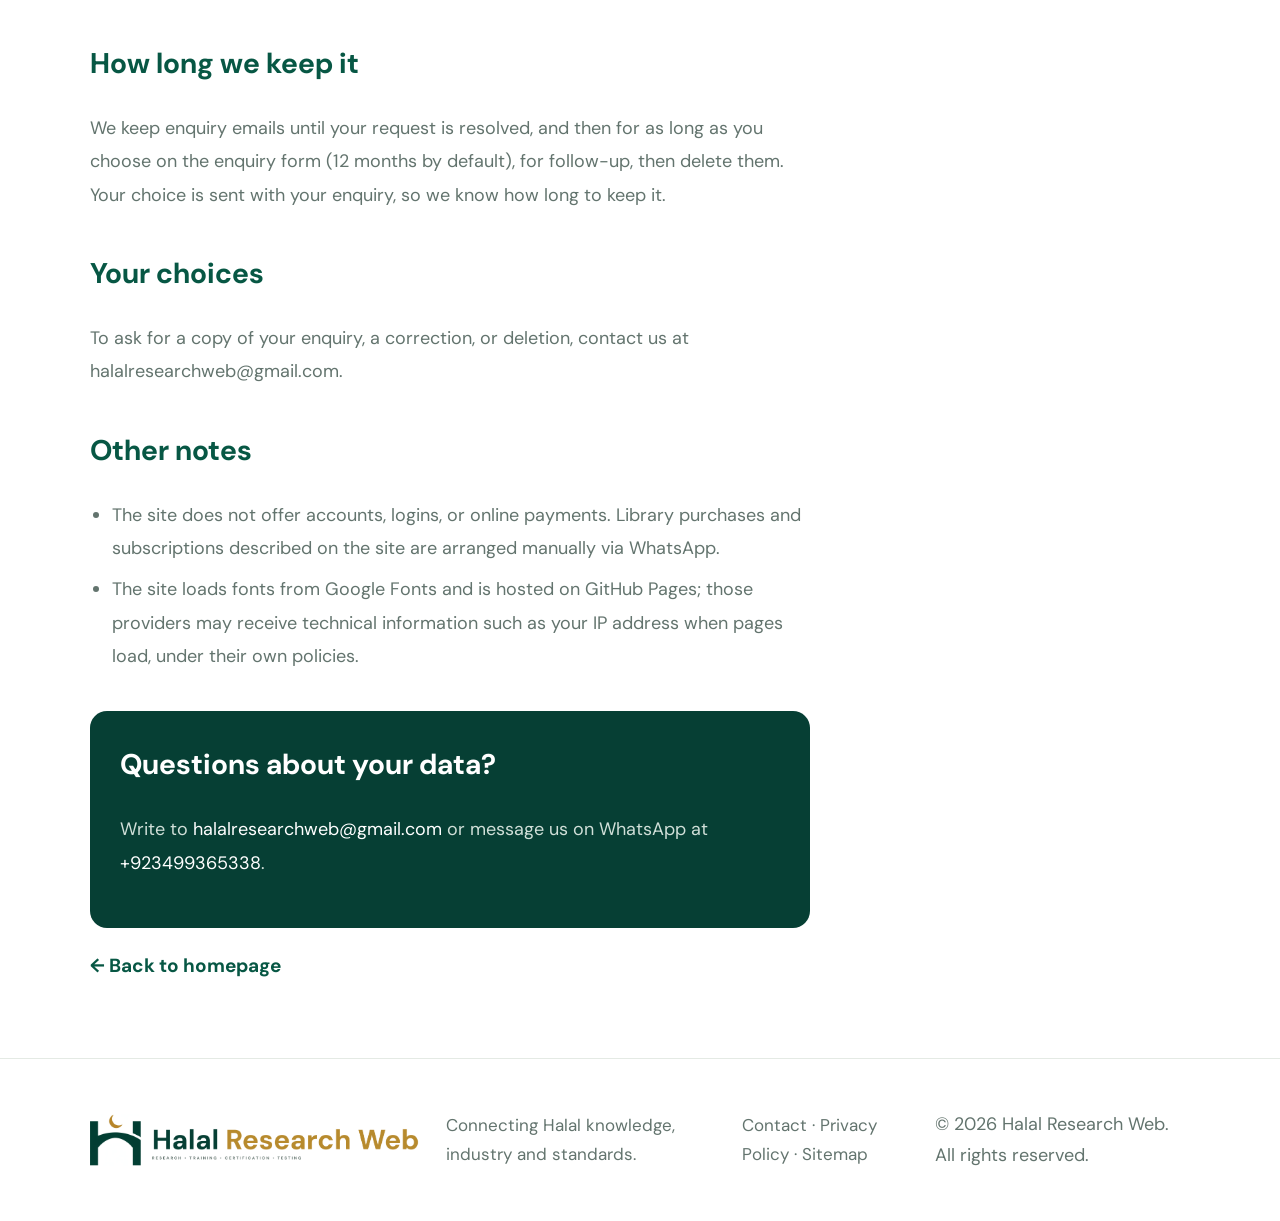
<file: privacy.html>
<!doctype html><html lang="en"><head><meta charset="utf-8"><meta name="viewport" content="width=device-width,initial-scale=1"><meta name="description" content="Halal Research Web Privacy Policy: what enquiry details we collect, how we use them, where they go, how long we keep them, and how to ask for a copy, correction or deletion."><title>Privacy Policy | Halal Research Web</title><link rel="icon" type="image/png" href="images/favicon.png">
<link rel="preconnect" href="https://fonts.googleapis.com"><link rel="preconnect" href="https://fonts.gstatic.com" crossorigin><link href="https://fonts.googleapis.com/css2?family=DM+Sans:wght@400;500;600;700;800&display=swap" rel="stylesheet"><link rel="stylesheet" href="styles.css?v=strip-1"><style>
.policy-hero{padding:78px 7%;background:linear-gradient(120deg,#eff7f1,#dcece2)}.policy-hero h1{font-size:clamp(40px,5.5vw,60px);max-width:800px}.policy-hero p{max-width:730px;color:#63746e;line-height:1.9}.policy-content{padding:58px 7% 76px;max-width:900px}.policy-content h2{color:#075744;margin-top:38px}.policy-content p,.policy-content li{color:#63746e;line-height:1.85;font-size:18px}.policy-content ul{padding-left:22px}.policy-content li{margin-bottom:8px}.contact-panel{margin-top:38px;padding:30px;border-radius:17px;background:#063f34;color:white}.contact-panel h2{color:#fff;margin-top:0}.contact-panel p{color:#d0dfd8}.contact-panel a{color:#fff}.back-link{display:inline-block;margin-top:22px;color:#075744;font-weight:700;text-decoration:none}@media(max-width:760px){.policy-hero{padding:58px 6%}.policy-content{padding:45px 6%}}</style></head><body><header class="site-header"><a class="brand" href="index.html"><img class="brand-mark-img" src="images/favicon.png" alt=""><span><strong>Halal <span>Research Web</span></strong><small>QURAN • SUNNAH • RESEARCH • DIGITAL INNOVATION</small></span></a><button class="menu-toggle" aria-label="Open navigation" aria-expanded="false">☰</button><nav class="nav"><a href="index.html">Home</a><a href="index.html#about">About</a><div class="nav-dropdown"><button type="button" class="nav-dropbtn" aria-haspopup="true" aria-expanded="false">Our Services <span class="caret">▾</span></button><div class="dropdown-menu"><a href="index.html#services">All services</a><a href="research.html">Research &amp; Digital Innovation</a><a href="training.html">Training</a><a href="quran.html">Learn Quran Online</a><a href="certification.html">Certification</a><a href="index.html#laboratory-testing">Lab Testing</a><a href="library.html">Halal Digital Library</a></div></div><a href="media.html">Media</a><a class="nav-cta" href="index.html#contact">Contact ↗</a></nav></header><main><section class="policy-hero"><div class="section-kicker">HALAL RESEARCH WEB / PRIVACY POLICY</div><h1>Your privacy, <em>plainly explained.</em></h1><p>Last updated: 23 November 2026. This policy covers the Halal Research Web website only. Links to laboratories, standards bodies and other external sites are governed by those sites' own policies.</p></section><section class="policy-content"><h2>What we collect</h2><p>When you send an enquiry through the site, you provide the details you type into the form: your full name, work email, and your message or question. Company or organisation, phone or WhatsApp number, service area, applicable standard, and product or service scope are optional or depend on the form you use.</p><p>The Find E Number search does not collect anything: the E-number database is loaded in your browser and your search stays on your device.</p><p>The Find PHS search also stays on your device: the product database is loaded in your browser and your search is not sent anywhere.</p><h2>How we use it</h2><p>We use your enquiry details only to respond to you, review your request, and, where required, contact the relevant standards body or institution on your behalf. We do not sell your personal data, and we do not use it for advertising.</p><h2>Where it goes</h2><ul><li><strong>Enquiry forms:</strong> submissions are sent via FormSubmit to Halal Research Web at <a href="mailto:halalresearchweb@gmail.com">halalresearchweb@gmail.com</a>.</li><li><strong>WhatsApp:</strong> if you choose "Send via WhatsApp", your enquiry text is placed into a WhatsApp message to <a href="https://wa.me/923499365338">+923499365338</a>, and is then handled under WhatsApp's own terms. Choosing WhatsApp is optional; the email form is the alternative.</li><li><strong>Supabase (not yet connected):</strong> the admin dashboard is currently not connected to a database, so enquiries are not stored in Supabase today. If Supabase is connected in future, this section will be updated before that launch to say that laboratory-testing requests are stored there, and who can access them.</li></ul><h2>How long we keep it</h2><p>We keep enquiry emails until your request is resolved, and then for as long as you choose on the enquiry form (12 months by default), for follow-up, then delete them. Your choice is sent with your enquiry, so we know how long to keep it.</p><h2>Your choices</h2><p>To ask for a copy of your enquiry, a correction, or deletion, contact us at <a href="mailto:halalresearchweb@gmail.com">halalresearchweb@gmail.com</a>.</p><h2>Other notes</h2><ul><li>The site does not offer accounts, logins, or online payments. Library purchases and subscriptions described on the site are arranged manually via WhatsApp.</li><li>The site loads fonts from Google Fonts and is hosted on GitHub Pages; those providers may receive technical information such as your IP address when pages load, under their own policies.</li></ul><div class="contact-panel"><h2>Questions about your data?</h2><p>Write to <a href="mailto:halalresearchweb@gmail.com">halalresearchweb@gmail.com</a> or message us on WhatsApp at <a href="https://wa.me/923499365338">+923499365338</a>.</p></div><a class="back-link" href="index.html">← Back to homepage</a></section></main><footer><a class="brand footer-brand" href="index.html"><img class="brand-logo" src="images/logo.png" alt="Halal Research Web"></a><p>Connecting Halal knowledge, industry and standards.</p><p><a href="index.html#contact">Contact</a> · <a href="privacy.html">Privacy Policy</a> · <a href="sitemap.xml">Sitemap</a></p><small>© <span id="year"></span> Halal Research Web. All rights reserved.</small></footer><script src="script.js"></script></body></html>
</file>
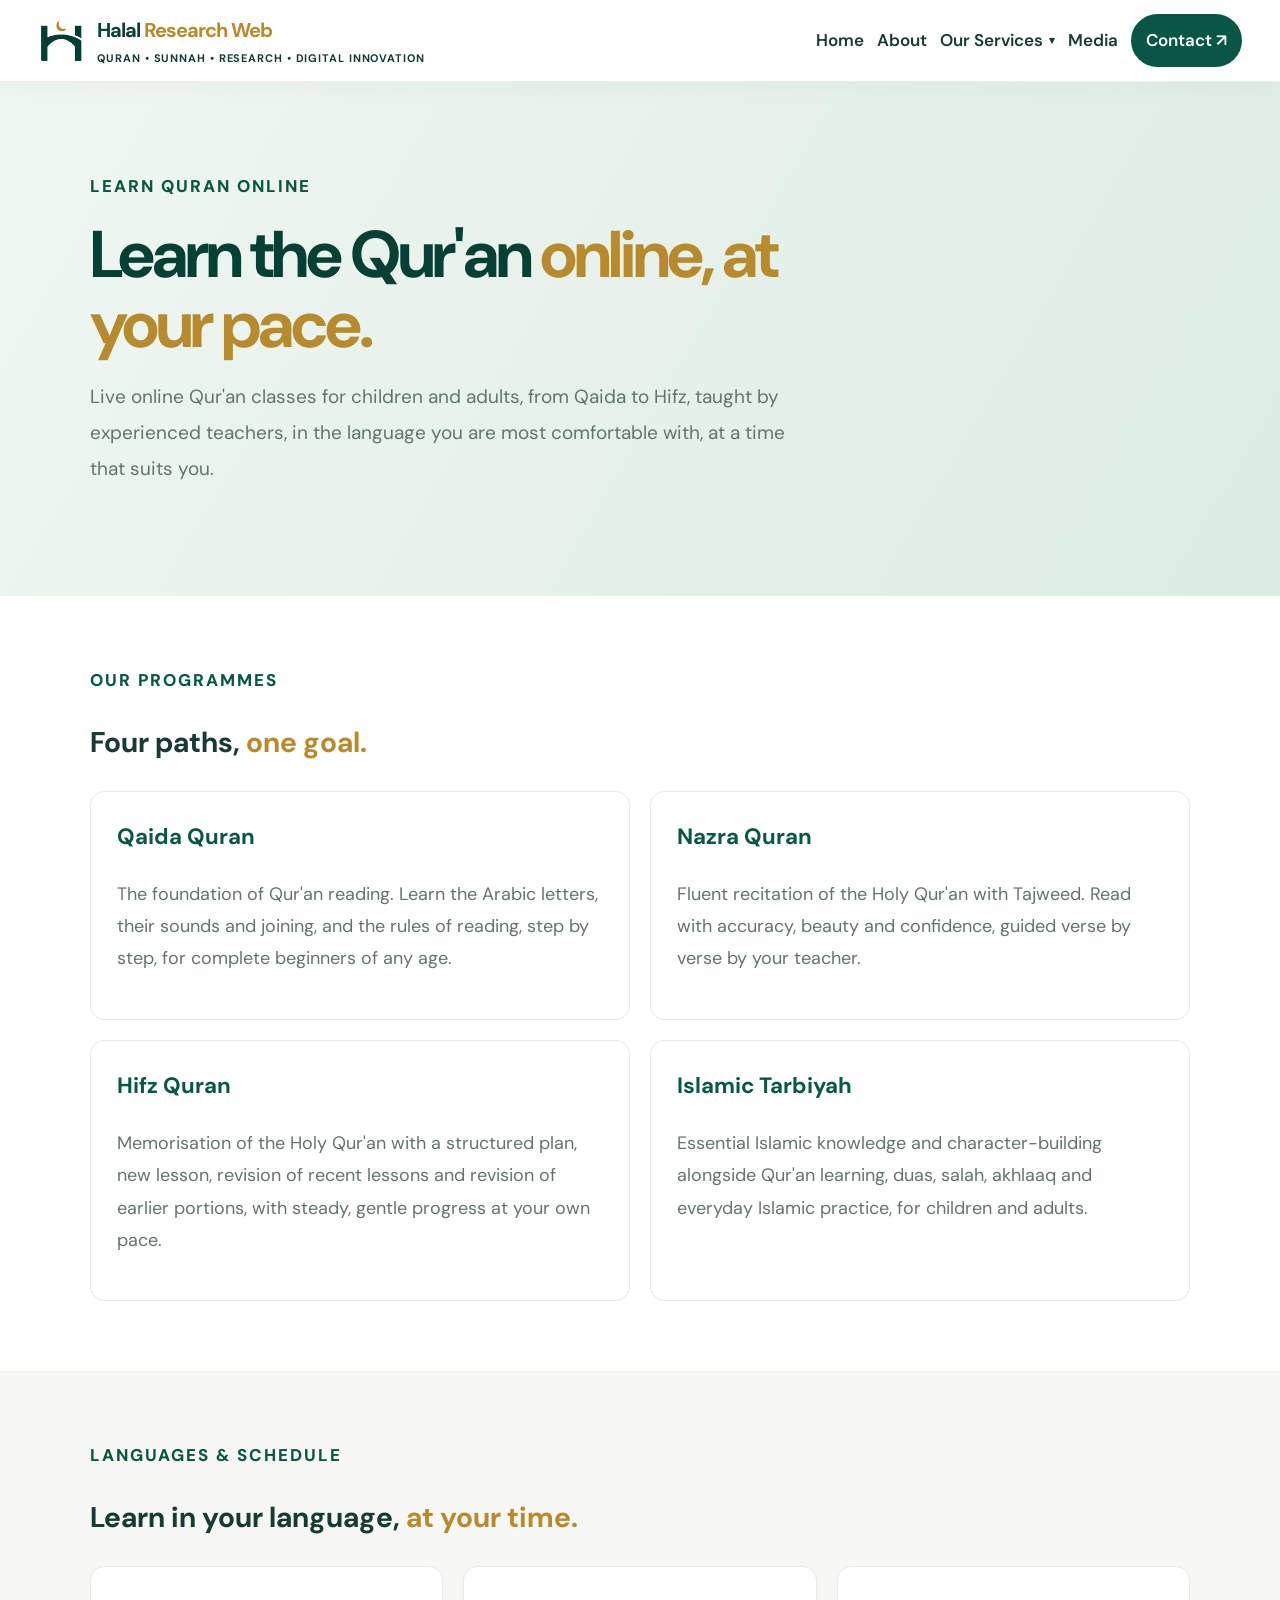
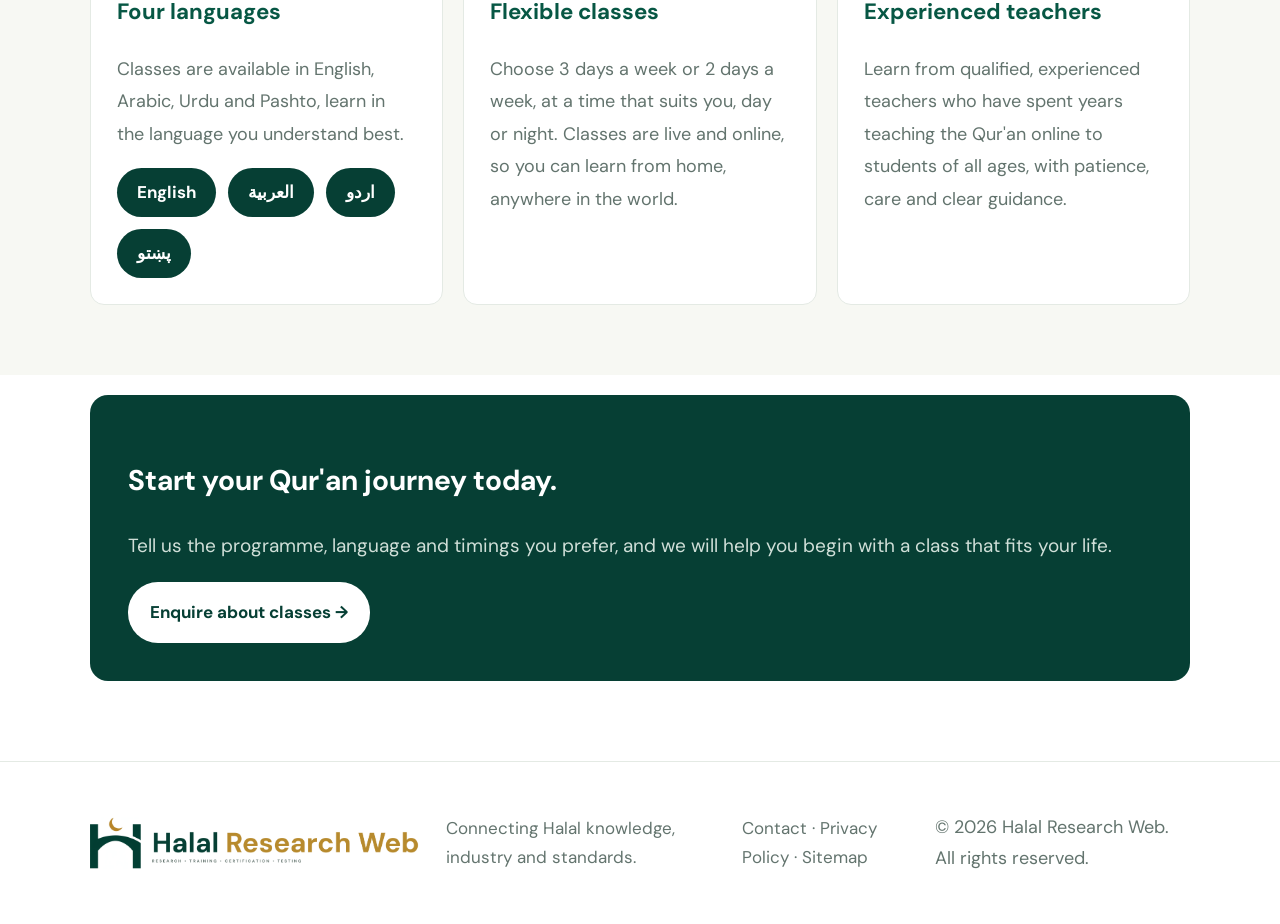
<file: quran.html>
<!doctype html>
<html lang="en">
<head>
<meta charset="utf-8"><meta name="viewport" content="width=device-width, initial-scale=1">
<meta name="description" content="Learn the Qur'an online with Halal Research Web, Qaida, Nazra, Hifz and Islamic Tarbiyah, in English, Arabic, Urdu and Pashto, with flexible day and night classes from experienced teachers.">
<title>Learn Quran Online | Halal Research Web</title>
<link rel="icon" type="image/png" href="images/favicon.png">
<link rel="preconnect" href="https://fonts.googleapis.com"><link rel="preconnect" href="https://fonts.gstatic.com" crossorigin>
<link href="https://fonts.googleapis.com/css2?family=DM+Sans:wght@400;500;600;700;800&display=swap" rel="stylesheet"><link rel="stylesheet" href="styles.css?v=strip-1">
<style>.detail-hero{padding:90px 7%;background:linear-gradient(120deg,#eff7f1,#dcece2)}.detail-hero h1{font-size:clamp(42px,6vw,66px);max-width:780px}.detail-hero p{max-width:700px;line-height:1.9;color:#63746e}.detail-body{padding:70px 7%}.detail-grid{display:grid;grid-template-columns:repeat(3,1fr);gap:20px}.programmes-grid{grid-template-columns:repeat(2,1fr)}.detail-card{padding:26px;border:1px solid #e4eae4;border-radius:14px;background:#fff}.detail-card h3{color:#075744;margin-top:0}.detail-card p,.detail-card li{font-size:18px;line-height:1.8;color:#63746e}.detail-cta{margin:20px 7% 80px;padding:38px;border-radius:18px;background:#063f34;color:#fff}.detail-cta p{color:#d0dfd8;line-height:1.8}.detail-cta .button{background:#fff;color:#063f34}.lang-tags{display:flex;flex-wrap:wrap;gap:12px;margin-top:18px}.lang-tags span{padding:10px 20px;border-radius:999px;background:#063f34;color:#fff;font-weight:700;font-size:17px}@media(max-width:760px){.detail-grid{grid-template-columns:1fr}.detail-hero{padding:65px 6%}.detail-body{padding:55px 6%}}</style></head>
<body>
<header class="site-header"><a class="brand" href="index.html"><img class="brand-mark-img" src="images/favicon.png" alt=""><span><strong>Halal <span>Research Web</span></strong><small>QURAN • SUNNAH • RESEARCH • DIGITAL INNOVATION</small></span></a><button class="menu-toggle" aria-label="Open navigation" aria-expanded="false">☰</button><nav class="nav"><a href="index.html">Home</a><a href="index.html#about">About</a><div class="nav-dropdown"><button type="button" class="nav-dropbtn" aria-haspopup="true" aria-expanded="false">Our Services <span class="caret">▾</span></button><div class="dropdown-menu"><a href="index.html#services">All services</a><a href="research.html">Research &amp; Digital Innovation</a><a href="training.html">Training</a><a class="active" href="quran.html">Learn Quran Online</a><a href="certification.html">Certification</a><a href="index.html#laboratory-testing">Lab Testing</a><a href="library.html">Halal Digital Library</a></div></div><a href="media.html">Media</a><a class="nav-cta" href="index.html#contact">Contact ↗</a></nav></header>
<main>
<section class="detail-hero"><div class="section-kicker">LEARN QURAN ONLINE</div><h1>Learn the Qur'an <em>online, at your pace.</em></h1><p>Live online Qur'an classes for children and adults, from Qaida to Hifz, taught by experienced teachers, in the language you are most comfortable with, at a time that suits you.</p></section>
<section class="detail-body"><div class="section-kicker">OUR PROGRAMMES</div><h2>Four paths, <em>one goal.</em></h2><div class="detail-grid programmes-grid">
<article class="detail-card"><h3>Qaida Quran</h3><p>The foundation of Qur'an reading. Learn the Arabic letters, their sounds and joining, and the rules of reading, step by step, for complete beginners of any age.</p></article>
<article class="detail-card"><h3>Nazra Quran</h3><p>Fluent recitation of the Holy Qur'an with Tajweed. Read with accuracy, beauty and confidence, guided verse by verse by your teacher.</p></article>
<article class="detail-card"><h3>Hifz Quran</h3><p>Memorisation of the Holy Qur'an with a structured plan, new lesson, revision of recent lessons and revision of earlier portions, with steady, gentle progress at your own pace.</p></article>
<article class="detail-card"><h3>Islamic Tarbiyah</h3><p>Essential Islamic knowledge and character-building alongside Qur'an learning, duas, salah, akhlaaq and everyday Islamic practice, for children and adults.</p></article>
</div></section>
<section class="detail-body" style="background:#f7f8f3"><div class="section-kicker">LANGUAGES &amp; SCHEDULE</div><h2>Learn in your language, <em>at your time.</em></h2><div class="detail-grid">
<article class="detail-card"><h3>Four languages</h3><p>Classes are available in English, Arabic, Urdu and Pashto, learn in the language you understand best.</p><div class="lang-tags"><span>English</span><span>العربية</span><span>اردو</span><span>پښتو</span></div></article>
<article class="detail-card"><h3>Flexible classes</h3><p>Choose 3 days a week or 2 days a week, at a time that suits you, day or night. Classes are live and online, so you can learn from home, anywhere in the world.</p></article>
<article class="detail-card"><h3>Experienced teachers</h3><p>Learn from qualified, experienced teachers who have spent years teaching the Qur'an online to students of all ages, with patience, care and clear guidance.</p></article>
</div></section>
<section class="detail-cta"><h2>Start your Qur'an journey today.</h2><p>Tell us the programme, language and timings you prefer, and we will help you begin with a class that fits your life.</p><a class="button" href="index.html?dept=Learn%20Quran%20Online#contact">Enquire about classes →</a></section>
</main>
<footer><a class="brand footer-brand" href="index.html"><img class="brand-logo" src="images/logo.png" alt="Halal Research Web"></a><p>Connecting Halal knowledge, industry and standards.</p><p><a href="index.html#contact">Contact</a> · <a href="privacy.html">Privacy Policy</a> · <a href="sitemap.xml">Sitemap</a></p><small>© <span id="year"></span> Halal Research Web. All rights reserved.</small></footer>
<script src="script.js"></script>
</body></html>
</file>
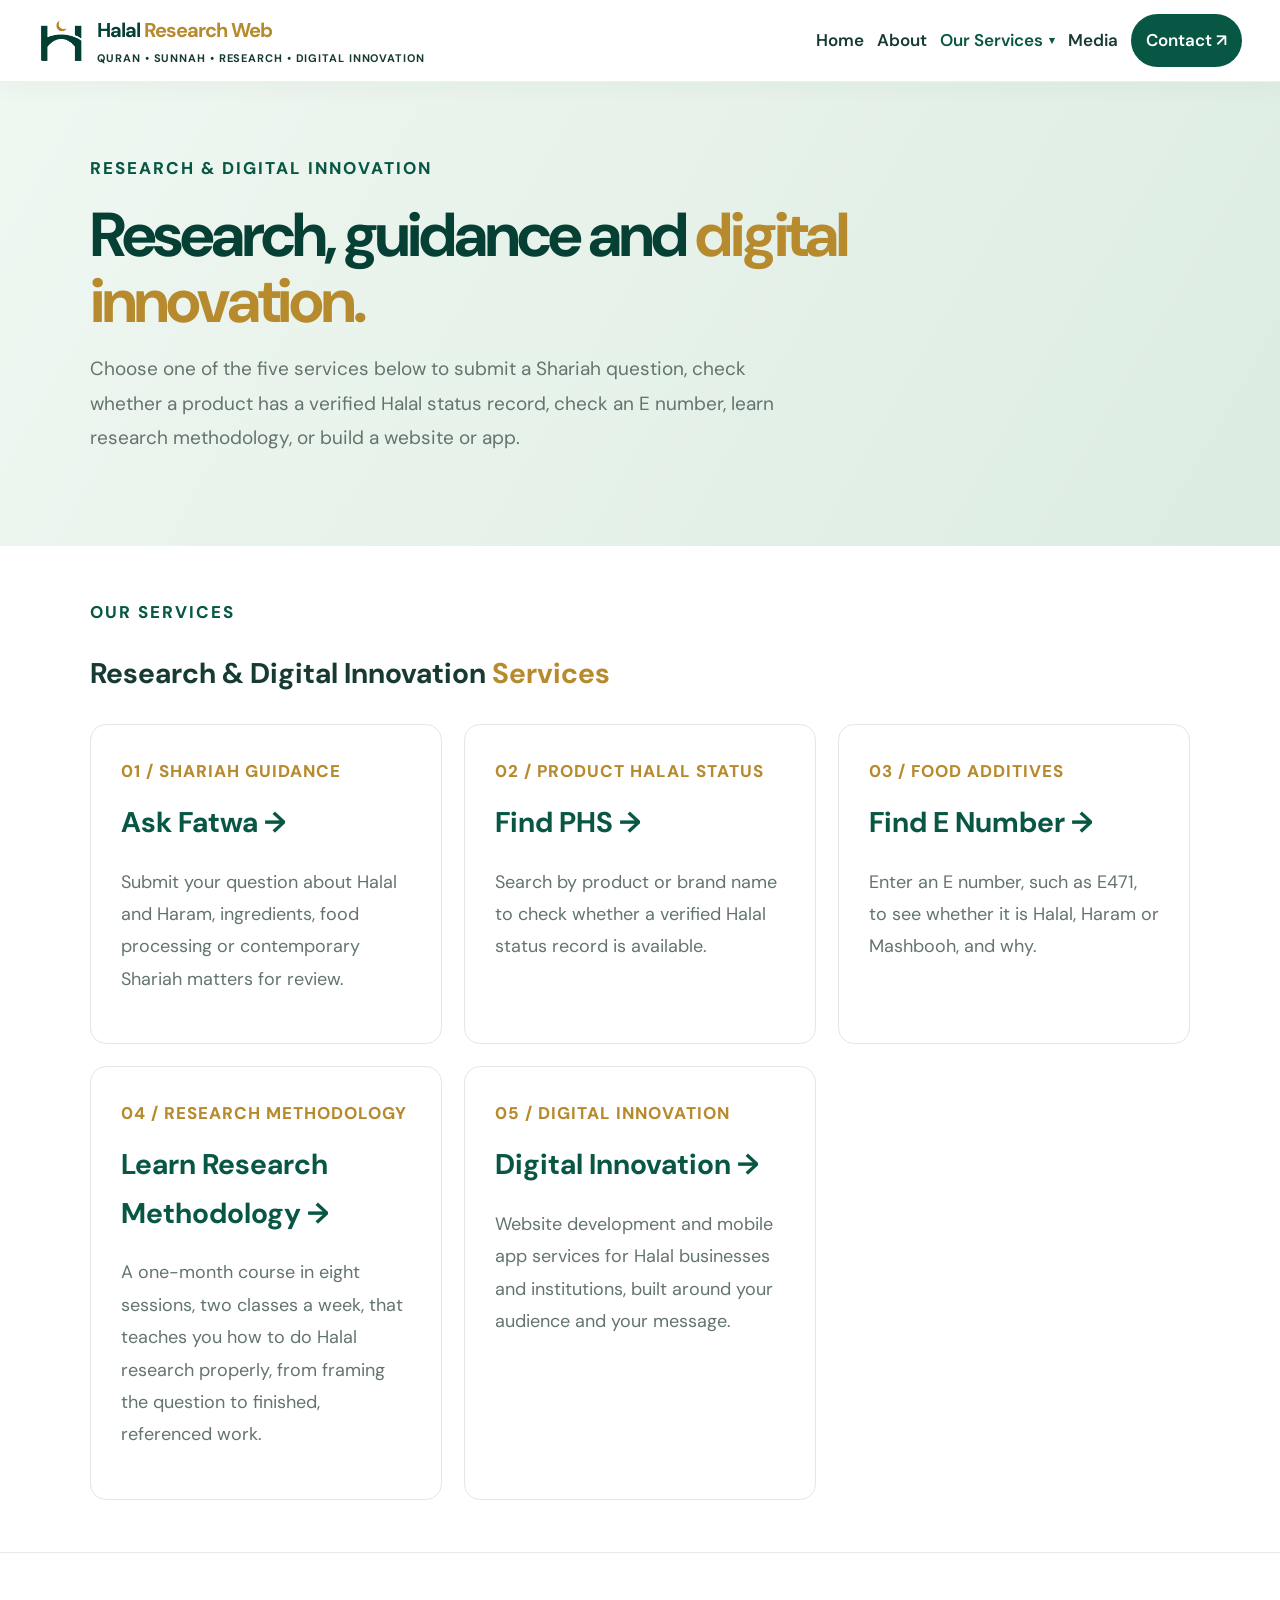
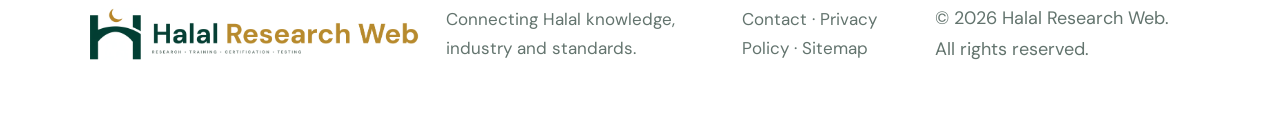
<file: research.html>
<!doctype html>
<html lang="en">
<head>
<meta charset="utf-8"><meta name="viewport" content="width=device-width, initial-scale=1">
<meta name="description" content="Ask a Fatwa, check a product or E number, learn research methodology, or build a website or app with Halal Research Web.">
<title>Research &amp; Digital Innovation | Halal Research Web</title>
<link rel="icon" type="image/png" href="images/favicon.png">
<link rel="preconnect" href="https://fonts.googleapis.com"><link rel="preconnect" href="https://fonts.gstatic.com" crossorigin>
<link href="https://fonts.googleapis.com/css2?family=DM+Sans:wght@400;500;600;700;800&display=swap" rel="stylesheet"><link rel="stylesheet" href="styles.css?v=strip-1">
<style>
.detail-hero{padding:72px 7%;background:linear-gradient(120deg,#eff7f1,#dcece2)}.detail-hero h1{font-size:clamp(40px,6vw,62px);max-width:800px}.detail-hero p{max-width:720px;line-height:1.8;color:#63746e}
.detail-body{padding:52px 7%}.research-options{display:grid;grid-template-columns:repeat(3,minmax(0,1fr));gap:22px;margin-top:25px}
.option-card{display:block;padding:30px;border:1px solid #e1e9e2;border-radius:16px;background:#fff;text-decoration:none;transition:transform .2s,box-shadow .2s}.option-card:hover{transform:translateY(-3px);box-shadow:0 12px 28px #173d2812}.option-card h2{color:#075744;margin:12px 0}.option-card p{font-size:18px;line-height:1.8;color:#63746e}.option-number{font-size:17px;font-weight:800;color:#b78a2d;letter-spacing:1px}
.detail-panel{max-width:none;margin:44px 0 0;padding:28px;border:1px solid #e1e9e2;border-radius:16px;background:#fff;scroll-margin-top:30px}.detail-panel h2{color:#075744}.detail-form label{display:block;font-size:17px;font-weight:700;color:#31564b;margin:0 0 14px}.detail-form input,.detail-form select,.detail-form textarea{display:block;width:100%;margin-top:7px;padding:13px;border:1px solid #dce5de;border-radius:9px;font:inherit;font-size:18px}.form-row{display:grid;grid-template-columns:1fr 1fr;gap:14px}.detail-note{font-size:17px;line-height:1.8;color:#63746e}.search-row{display:flex;gap:10px}.search-row input{flex:1;min-width:0;padding:13px;border:1px solid #dce5de;border-radius:9px;font:inherit}.search-result{margin-top:16px;padding:16px;border-radius:10px;background:#f2f6f2;color:#31564b;font-size:18px;line-height:1.8}
@media(max-width:760px){.research-options{grid-template-columns:1fr}.detail-hero{padding:55px 6%}.detail-body{padding:42px 6%}.form-row{grid-template-columns:1fr}.search-row{flex-direction:column}}
</style>
<style>
@media(max-width:1020px){.research-options{grid-template-columns:repeat(2,minmax(0,1fr))}}
@media(max-width:760px){.research-options{grid-template-columns:1fr}}
.enumber-legend{display:flex;flex-wrap:wrap;gap:10px;margin:16px 0 0}.enumber-legend span{display:inline-flex;align-items:center;gap:6px;font-size:17px;color:#63746e}
.status-badge{display:inline-block;padding:6px 14px;border-radius:20px;font-weight:800;font-size:17px;white-space:nowrap}
.status-Halal{background:#e5f4ea;color:#17643b}.status-Haram{background:#fbeaea;color:#9d3030}.status-Mashbooh{background:#fff3db;color:#8a6216}
.enumber-result{cursor:pointer}.enumber-result h3{color:#075744;margin:4px 0}.enumber-result .enumber-meta{font-size:17px;color:#63746e}
.enumber-reason{margin-top:14px;padding-top:14px;border-top:1px solid #e1e9e2;font-size:18px;line-height:1.8;color:#31564b}
.enumber-list{margin-top:16px;display:grid;gap:10px}.enumber-item{display:flex;justify-content:space-between;gap:12px;align-items:center;width:100%;text-align:left;padding:14px 16px;border:1px solid #e1e9e2;border-radius:12px;background:#fff;cursor:pointer;font:inherit;font-size:18px;color:#31564b}.enumber-item:hover{border-color:#075744}.enumber-item strong{color:#075744}
#e-number-terms{max-width:none}
.eterm-list{grid-template-columns:repeat(4,minmax(0,1fr));gap:12px;align-items:stretch}
.detail-panel{display:none}.detail-panel.open{display:block}.option-card.active{border-color:#075744;box-shadow:0 12px 28px #173d2812}.panel-close{background:none;border:0;padding:0;margin:0 0 10px;font:inherit;font-size:17px;font-weight:800;color:#075744;cursor:pointer}.eterm-list .enumber-item{flex-direction:column;align-items:flex-start;justify-content:space-between;gap:8px;height:100%;padding:16px}.eterm-list .enumber-item span:last-child{font-size:17px;color:#63746e}
@media(max-width:1200px){.eterm-list{grid-template-columns:repeat(3,minmax(0,1fr))}}
@media(max-width:900px){.eterm-list{grid-template-columns:repeat(2,minmax(0,1fr))}}
@media(max-width:600px){.eterm-list{grid-template-columns:1fr}}
</style></head>
<body>
<header class="site-header"><a class="brand" href="index.html"><img class="brand-mark-img" src="images/favicon.png" alt=""><span><strong>Halal <span>Research Web</span></strong><small>QURAN • SUNNAH • RESEARCH • DIGITAL INNOVATION</small></span></a><button class="menu-toggle" aria-label="Open navigation" aria-expanded="false">☰</button><nav class="nav"><a href="index.html">Home</a><a href="index.html#about">About</a><div class="nav-dropdown"><button type="button" class="nav-dropbtn active" aria-haspopup="true" aria-expanded="false">Our Services <span class="caret">▾</span></button><div class="dropdown-menu"><a href="index.html#services">All services</a><a class="active" href="research.html">Research &amp; Digital Innovation</a><a href="training.html">Training</a><a href="quran.html">Learn Quran Online</a><a href="certification.html">Certification</a><a href="index.html#laboratory-testing">Lab Testing</a><a href="library.html">Halal Digital Library</a></div></div><a href="media.html">Media</a><a class="nav-cta" href="index.html#contact">Contact ↗</a></nav></header>
<main>
<section class="detail-hero"><div class="section-kicker">RESEARCH &amp; DIGITAL INNOVATION</div><h1>Research, guidance and <em>digital innovation.</em></h1><p>Choose one of the five services below to submit a Shariah question, check whether a product has a verified Halal status record, check an E number, learn research methodology, or build a website or app.</p></section>
<section class="detail-body" id="research-options"><div class="section-kicker">OUR SERVICES</div><h2>Research &amp; Digital Innovation <em>Services</em></h2>
<div class="research-options">
<a class="option-card" href="#ask-fatwa"><span class="option-number">01 / SHARIAH GUIDANCE</span><h2>Ask Fatwa →</h2><p>Submit your question about Halal and Haram, ingredients, food processing or contemporary Shariah matters for review.</p></a>
<a class="option-card" href="#find-phs"><span class="option-number">02 / PRODUCT HALAL STATUS</span><h2>Find PHS →</h2><p>Search by product or brand name to check whether a verified Halal status record is available.</p></a>
<a class="option-card" href="#find-e-number"><span class="option-number">03 / FOOD ADDITIVES</span><h2>Find E Number →</h2><p>Enter an E number, such as E471, to see whether it is Halal, Haram or Mashbooh, and why.</p></a>
<a class="option-card" href="#research-methodology"><span class="option-number">04 / RESEARCH METHODOLOGY</span><h2>Learn Research Methodology →</h2><p>A one-month course in eight sessions, two classes a week, that teaches you how to do Halal research properly, from framing the question to finished, referenced work.</p></a>
<a class="option-card" href="#digital-innovation"><span class="option-number">05 / DIGITAL INNOVATION</span><h2>Digital Innovation →</h2><p>Website development and mobile app services for Halal businesses and institutions, built around your audience and your message.</p></a>
</div>
<section class="detail-panel" id="ask-fatwa"><button type="button" class="panel-close" data-close-panel>← All services</button><div class="section-kicker">ASK FATWA</div><h2>Submit your Shariah Question</h2><p class="detail-note">Questions are reviewed by our Shariah research team. Please provide clear details so the question can be reviewed appropriately.</p>
<form class="detail-form" action="https://formsubmit.co/halalresearchweb@gmail.com" method="POST"><input type="hidden" name="_subject" value="Halal Research Web Ask Fatwa"><input type="hidden" name="Department" value="Fatwa Request"><input type="hidden" name="_captcha" value="true"><input type="hidden" name="_next" value="https://infoirihub.github.io/iri/research.html">
<div class="form-row"><label>Full name<input name="name" required></label><label>Email address<input type="email" name="email" required></label></div>
<label>Question category<select name="category"><option>Halal / Haram</option><option>Ingredients and additives</option><option>Food processing</option><option>Islamic finance</option><option>Other Shariah matter</option></select></label>
<label>Subject<input name="subject" required></label><label>Your question<textarea name="question" rows="5" required></textarea></label><label>Relevant product / ingredient details (if applicable)<textarea name="product_details" rows="3"></textarea></label>
<button class="button primary" type="submit">Submit Fatwa Request →</button><p class="detail-note">Submission is for review and does not itself constitute a formal fatwa or certification decision.</p></form></section>
<section class="detail-panel" id="find-phs"><button type="button" class="panel-close" data-close-panel>← All services</button><div class="section-kicker">FIND PHS</div><h2>Product Halal Status Search</h2><p class="detail-note">Enter the product or brand name below. The database holds verified Halal-certified products from Pakistan certification bodies only. Results show the product, company, Halal status, certifying body and a short company introduction. Major brands are added only after their current certificates are verified, so a product that is not listed is simply not yet in the database. It is not a verdict on its Halal status.</p>
<form id="phs-search" class="search-row"><input id="phs-query" type="search" placeholder="Enter product or brand name" aria-label="Product or brand name" required><button class="button primary" type="submit">Search →</button></form>
<div id="phs-result" class="search-result enumber-result" role="status" aria-live="polite" hidden></div>
<div id="phs-list" class="enumber-list" hidden></div>
<p class="detail-note" id="phs-count"></p>
<p class="detail-note">Records were verified on 5 November 2026 from the certifying body’s published certificate or client list. A certificate can expire or be withdrawn, so check the source before relying on a status. If no record is available, this does not mean that the product is Halal or Haram. This search is general guidance, not a fatwa for a specific product.</p></section>
<section class="detail-panel" id="find-e-number"><button type="button" class="panel-close" data-close-panel>← All services</button><div class="section-kicker">FIND E NUMBER</div><h2>E Number Halal Status Search</h2><p class="detail-note">Enter an E number, for example E471, E120 or 422. You can also search by additive name, for example gelatine, or by a term, for example emulsifier, to see its explanation. Tap a result to see the full reason.</p>
<div class="enumber-legend"><span><span class="status-badge status-Halal">Halal</span> Permissible on source grounds</span><span><span class="status-badge status-Haram">Haram</span> Source forbidden, no permissible alternative</span><span><span class="status-badge status-Mashbooh">Mashbooh</span> Doubtful check the source</span></div>
<form id="enumber-search" class="search-row" style="margin-top:16px"><input id="enumber-query" type="search" placeholder="Enter an E number, e.g. E471" aria-label="E number" required><button class="button primary" type="submit">Search →</button></form>
<div id="enumber-result" class="search-result enumber-result" role="status" aria-live="polite" hidden></div>
<div id="enumber-list" class="enumber-list" hidden></div>
<p class="detail-note" id="enumber-count"></p>
<p class="detail-note">This is general guidance based on the additive's typical source. It is not a formal fatwa for a specific product. Mashbooh means the source can be halal or haram: check whether the product is plant-based, synthetic, fish-based, or certified halal, or contact the manufacturer, because a version from pork or a non-halal animal source would be Haram for that product. Haram is used only where the source itself has no permissible alternative, such as an insect colour. Scholars differ on some codes, and those differences are noted in the reason where they matter.</p></section>
<section class="detail-panel" id="e-number-terms"><button type="button" class="panel-close" data-close-panel>← All services</button><div class="section-kicker">E NUMBER TERMS</div><h2>Terms Explained</h2><p class="detail-note">Search for a term used in E number lists, for example emulsifier, Mashbooh or INS, or browse the full list below. Tap a term to see its explanation.</p>
<form id="eterm-search" class="search-row" style="margin-top:16px"><input id="eterm-query" type="search" placeholder="Search a term, e.g. emulsifier" aria-label="Term"><button class="button primary" type="submit">Search →</button></form>
<div id="eterm-result" class="search-result" role="status" aria-live="polite" hidden></div>
<div id="eterm-list" class="enumber-list eterm-list"></div>
<p class="detail-note" id="eterm-count"></p></section>
<section class="detail-panel" id="research-methodology"><button type="button" class="panel-close" data-close-panel>← All services</button><div class="section-kicker">RESEARCH METHODOLOGY</div><h2>Learn Research Methodology</h2><p class="detail-note">A one-month, eight-session course, two classes a week, that teaches the craft of Halal research: how to frame a clear research question, work with the Qur’an, Sunnah and classical scholarship, read contemporary literature critically, and write research that is accurate, referenced and ready to share.</p><p class="detail-note">Each session combines teaching with practical work, so you leave with a research plan of your own, not just notes. Dates and fees are confirmed when you enquire.</p><a class="button primary" href="index.html?dept=Research%20%26%20Digital%20Innovation#contact">Enquire about the course →</a></section>
<section class="detail-panel" id="digital-innovation"><button type="button" class="panel-close" data-close-panel>← All services</button><div class="section-kicker">DIGITAL INNOVATION</div><h2>Digital Innovation</h2><p class="detail-note">Professional website development and mobile app services for Halal businesses, institutions and educators, from a clear, trustworthy online presence to custom tools that serve your audience.</p><p class="detail-note">Every project is scoped individually: share your idea and we will outline what can be built, how long it will take and what it will cost.</p><a class="button primary" href="index.html?dept=Research%20%26%20Digital%20Innovation#contact">Request a project →</a></section>
</section>
</main>
<footer><a class="brand footer-brand" href="index.html"><img class="brand-logo" src="images/logo.png" alt="Halal Research Web"></a><p>Connecting Halal knowledge, industry and standards.</p><p><a href="index.html#contact">Contact</a> · <a href="privacy.html">Privacy Policy</a> · <a href="sitemap.xml">Sitemap</a></p><small>© <span id="year"></span> Halal Research Web. All rights reserved.</small></footer>
<script src="script.js"></script>
<script src="phs-products.js?v=phs-1"></script>
<script src="e-numbers.js?v=books-462-fix1"></script>
<script src="e-terms.js?v=terms-2"></script>
<script>
(function(){
var panels={'ask-fatwa':['ask-fatwa'],'find-phs':['find-phs'],'find-e-number':['find-e-number','e-number-terms'],'research-methodology':['research-methodology'],'digital-innovation':['digital-innovation']};
function openPanel(id,scroll){
var ids=panels[id];if(!ids)return false;
document.querySelectorAll('.detail-panel').forEach(function(p){p.classList.remove('open');});
ids.forEach(function(x){var el=document.getElementById(x);if(el)el.classList.add('open');});
document.querySelectorAll('.option-card').forEach(function(c){c.classList.toggle('active',c.getAttribute('href')==='#'+id);});
if(history.replaceState)history.replaceState(null,'','#'+id);
if(scroll!==false){var el=document.getElementById(id);if(el)el.scrollIntoView({behavior:'smooth',block:'start'});}
return true;
}
function closeAll(){
document.querySelectorAll('.detail-panel').forEach(function(p){p.classList.remove('open');});
document.querySelectorAll('.option-card').forEach(function(c){c.classList.remove('active');});
if(history.replaceState)history.replaceState(null,'',location.pathname+location.search);
var opts=document.getElementById('research-options');if(opts)opts.scrollIntoView({behavior:'smooth',block:'start'});
}
document.querySelectorAll('.option-card').forEach(function(c){
c.addEventListener('click',function(e){e.preventDefault();openPanel(c.getAttribute('href').slice(1));});
});
document.querySelectorAll('[data-close-panel]').forEach(function(b){b.addEventListener('click',closeAll);});
var hash=(location.hash||'').slice(1);
if(hash==='e-number-terms')hash='find-e-number';
openPanel(hash);
})();
(function(){
var data=window.HALALRESEARCHWEB_PHS||[];
var form=document.getElementById('phs-search');if(!form)return;
var input=document.getElementById('phs-query'),result=document.getElementById('phs-result'),list=document.getElementById('phs-list'),count=document.getElementById('phs-count');
function esc(s){return String(s==null?'':s).replace(/[&<>"']/g,function(c){return {'&':'&amp;','<':'&lt;','>':'&gt;','"':'&quot;',"'":'&#39;'}[c];});}
var months=['Jan','Feb','Mar','Apr','May','Jun','Jul','Aug','Sep','Oct','Nov','Dec'];
function fmtExpiry(s){if(!s)return 'Not stated';var p=String(s).split('-');if(p.length===2)return months[+p[1]-1]+' '+p[0];if(p.length===3)return (+p[2])+' '+months[+p[1]-1]+' '+p[0];return s;}
if(count)count.textContent=data.length+' verified records in the Pakistan database (checked 5 November 2026).';
function show(entry){
list.hidden=true;list.innerHTML='';
result.hidden=false;
result.innerHTML='<div><span class="status-badge status-Halal">'+esc(entry.status)+'</span></div><h3>'+esc(entry.product)+'</h3><p class="enumber-meta">Company: <strong>'+esc(entry.company)+'</strong></p><p class="enumber-meta">Certified by: '+esc(entry.certifier)+' (Certificate '+esc(entry.cert_no)+')</p><p class="enumber-meta">Certificate valid to: '+esc(fmtExpiry(entry.expiry))+'</p><p>'+esc(entry.intro)+'</p>'+(entry.note?'<p class="enumber-meta">'+esc(entry.note)+'</p>':'')+'<p class="enumber-meta">Source: <a href="'+esc(entry.source)+'" target="_blank" rel="noopener">View certificate / source ↗</a></p>';
}
form.addEventListener('submit',function(event){
event.preventDefault();
var raw=input.value.trim();if(!raw)return;
if(!data.length){result.hidden=false;result.textContent='The PHS database could not be loaded. Please refresh the page and try again.';return;}
var q=raw.toLowerCase();
var words=q.split(/\s+/).filter(Boolean);
function hay(e){return (e.product+' '+e.company).toLowerCase();}
function tokens(s){return s.toLowerCase().split(/[^a-z0-9]+/).filter(Boolean);}
function matchWords(e,ws){var toks=tokens(e.product+' '+e.company);return ws.every(function(w){return toks.some(function(tk){return tk===w||tk.indexOf(w)===0;});});}
var matches=data.filter(function(e){return matchWords(e,words);});
if(!matches.length)matches=data.filter(function(e){return hay(e).indexOf(q)!==-1;});
if(matches.length===1){show(matches[0]);return;}
if(matches.length){
result.hidden=false;
result.innerHTML='<p>'+matches.length+' verified records match “'+esc(raw)+'”. Tap one to see its full details.</p>';
list.hidden=false;list.innerHTML='';
matches.slice(0,20).forEach(function(entry){
var b=document.createElement('button');b.type='button';b.className='enumber-item';
b.innerHTML='<span><strong>'+esc(entry.product)+'</strong>, '+esc(entry.company)+'</span><span class="status-badge status-Halal">'+esc(entry.status)+'</span>';
b.addEventListener('click',function(){show(entry);result.scrollIntoView({behavior:'smooth',block:'center'});});
list.appendChild(b);
});
return;
}
result.hidden=false;list.hidden=true;list.innerHTML='';
result.innerHTML='<p>No verified record was found for “'+esc(raw)+'” in the Pakistan database ('+data.length+' records, checked 5 November 2026). This does not mean the product is Halal or Haram. Please check the spelling, try the brand name, or contact Halal Research Web for confirmation.</p>';
});
})();
(function(){
var data=window.HALALRESEARCHWEB_ENUMBERS||[];
var form=document.getElementById('enumber-search');if(!form)return;
var input=document.getElementById('enumber-query'),result=document.getElementById('enumber-result'),list=document.getElementById('enumber-list'),count=document.getElementById('enumber-count');
function esc(s){return String(s==null?'':s).replace(/[&<>"']/g,function(c){return {'&':'&amp;','<':'&lt;','>':'&gt;','"':'&quot;',"'":'&#39;'}[c];});}
function counts(){if(!count)return;var h=data.filter(function(x){return x.status==='Halal';}).length,m=data.filter(function(x){return x.status==='Mashbooh';}).length,r=data.filter(function(x){return x.status==='Haram';}).length;count.textContent=data.length+' E numbers in the database: '+h+' Halal, '+m+' Mashbooh, '+r+' Haram.';}
counts();
function show(entry){
list.hidden=true;list.innerHTML='';
result.hidden=false;
result.innerHTML='<div><span class="status-badge status-'+esc(entry.status)+'">'+esc(entry.status)+'</span></div><h3>'+esc(entry.code)+' '+esc(entry.name)+'</h3><p class="enumber-meta">'+esc(entry.category)+'</p><p class="enumber-meta">Tap to see why →</p><p class="enumber-reason" hidden>'+esc(entry.reason)+'</p>';
var reason=result.querySelector('.enumber-reason');
result.onclick=function(){reason.hidden=!reason.hidden;};
}
form.addEventListener('submit',function(event){
event.preventDefault();
var raw=input.value.trim();if(!raw)return;
if(!data.length){result.hidden=false;result.textContent='The E number database could not be loaded. Please refresh the page and try again.';return;}
var code=raw.toUpperCase().replace(/\s+/g,'').replace(/[()]/g,'');
if(/^\d/.test(code))code='E'+code;
var exact=data.find(function(x){return x.code.toUpperCase()===code;});
if(exact){show(exact);return;}
var q=raw.toLowerCase();
var matches=data.filter(function(x){return x.name.toLowerCase().indexOf(q)!==-1;}).slice(0,20);
if(matches.length){
result.hidden=false;
result.innerHTML='<p>Multiple additives match “'+esc(raw)+'”. Tap one to see its status and reason.</p>';
list.hidden=false;
list.innerHTML='';
matches.forEach(function(entry){
var b=document.createElement('button');b.type='button';b.className='enumber-item';
b.innerHTML='<span><strong>'+esc(entry.code)+'</strong> '+esc(entry.name)+'</span><span class="status-badge status-'+esc(entry.status)+'">'+esc(entry.status)+'</span>';
b.addEventListener('click',function(){show(entry);result.scrollIntoView({behavior:'smooth',block:'center'});});
list.appendChild(b);
});
return;
}
var terms=window.HALALRESEARCHWEB_ETERMS||[];
var termMatches=terms.filter(function(t){return t.term.toLowerCase().indexOf(q)!==-1;}).slice(0,20);
if(termMatches.length){
result.hidden=false;
result.innerHTML='<p>Terms matching “'+esc(raw)+'”. Tap one to see its explanation.</p>';
list.hidden=false;
list.innerHTML='';
termMatches.forEach(function(t){
var b=document.createElement('button');b.type='button';b.className='enumber-item';
b.innerHTML='<span><strong>'+esc(t.term)+'</strong></span><span>Explanation →</span>';
b.addEventListener('click',function(){
result.hidden=false;list.hidden=true;list.innerHTML='';
result.innerHTML='<h3>'+esc(t.term)+'</h3><p>'+esc(t.definition)+'</p>';
result.onclick=null;
result.scrollIntoView({behavior:'smooth',block:'center'});
});
list.appendChild(b);
});
return;
}
result.hidden=false;list.hidden=true;list.innerHTML='';
result.innerHTML='<p>No entry was found for “'+esc(raw)+'” in the E number database, and no term matches it either. This does not mean the additive is Halal or Haram. Please check the code or term, or contact Halal Research Web for confirmation.</p>';
});
})();
(function(){
var terms=window.HALALRESEARCHWEB_ETERMS||[];
var form=document.getElementById('eterm-search');if(!form)return;
var input=document.getElementById('eterm-query'),result=document.getElementById('eterm-result'),list=document.getElementById('eterm-list'),count=document.getElementById('eterm-count');
function esc(s){return String(s==null?'':s).replace(/[&<>"']/g,function(c){return {'&':'&amp;','<':'&lt;','>':'&gt;','"':'&quot;',"'":'&#39;'}[c];});}
if(count)count.textContent=terms.length+' terms explained.';
function render(items){
list.innerHTML='';
items.forEach(function(t){
var b=document.createElement('button');b.type='button';b.className='enumber-item';
b.innerHTML='<span><strong>'+esc(t.term)+'</strong></span><span>Explanation →</span>';
b.addEventListener('click',function(){
result.hidden=false;
result.innerHTML='<h3>'+esc(t.term)+'</h3><p>'+esc(t.definition)+'</p>';
result.scrollIntoView({behavior:'smooth',block:'center'});
});
list.appendChild(b);
});
if(!items.length){list.innerHTML='<p class="detail-note">No term matches that search. Try another word, for example emulsifier or preservative.</p>';}
}
render(terms);
form.addEventListener('submit',function(event){
event.preventDefault();
var q=input.value.trim().toLowerCase();
if(!q){render(terms);result.hidden=true;return;}
render(terms.filter(function(t){return t.term.toLowerCase().indexOf(q)!==-1||t.definition.toLowerCase().indexOf(q)!==-1;}));
});
})();
</script>
</body></html>
</file>
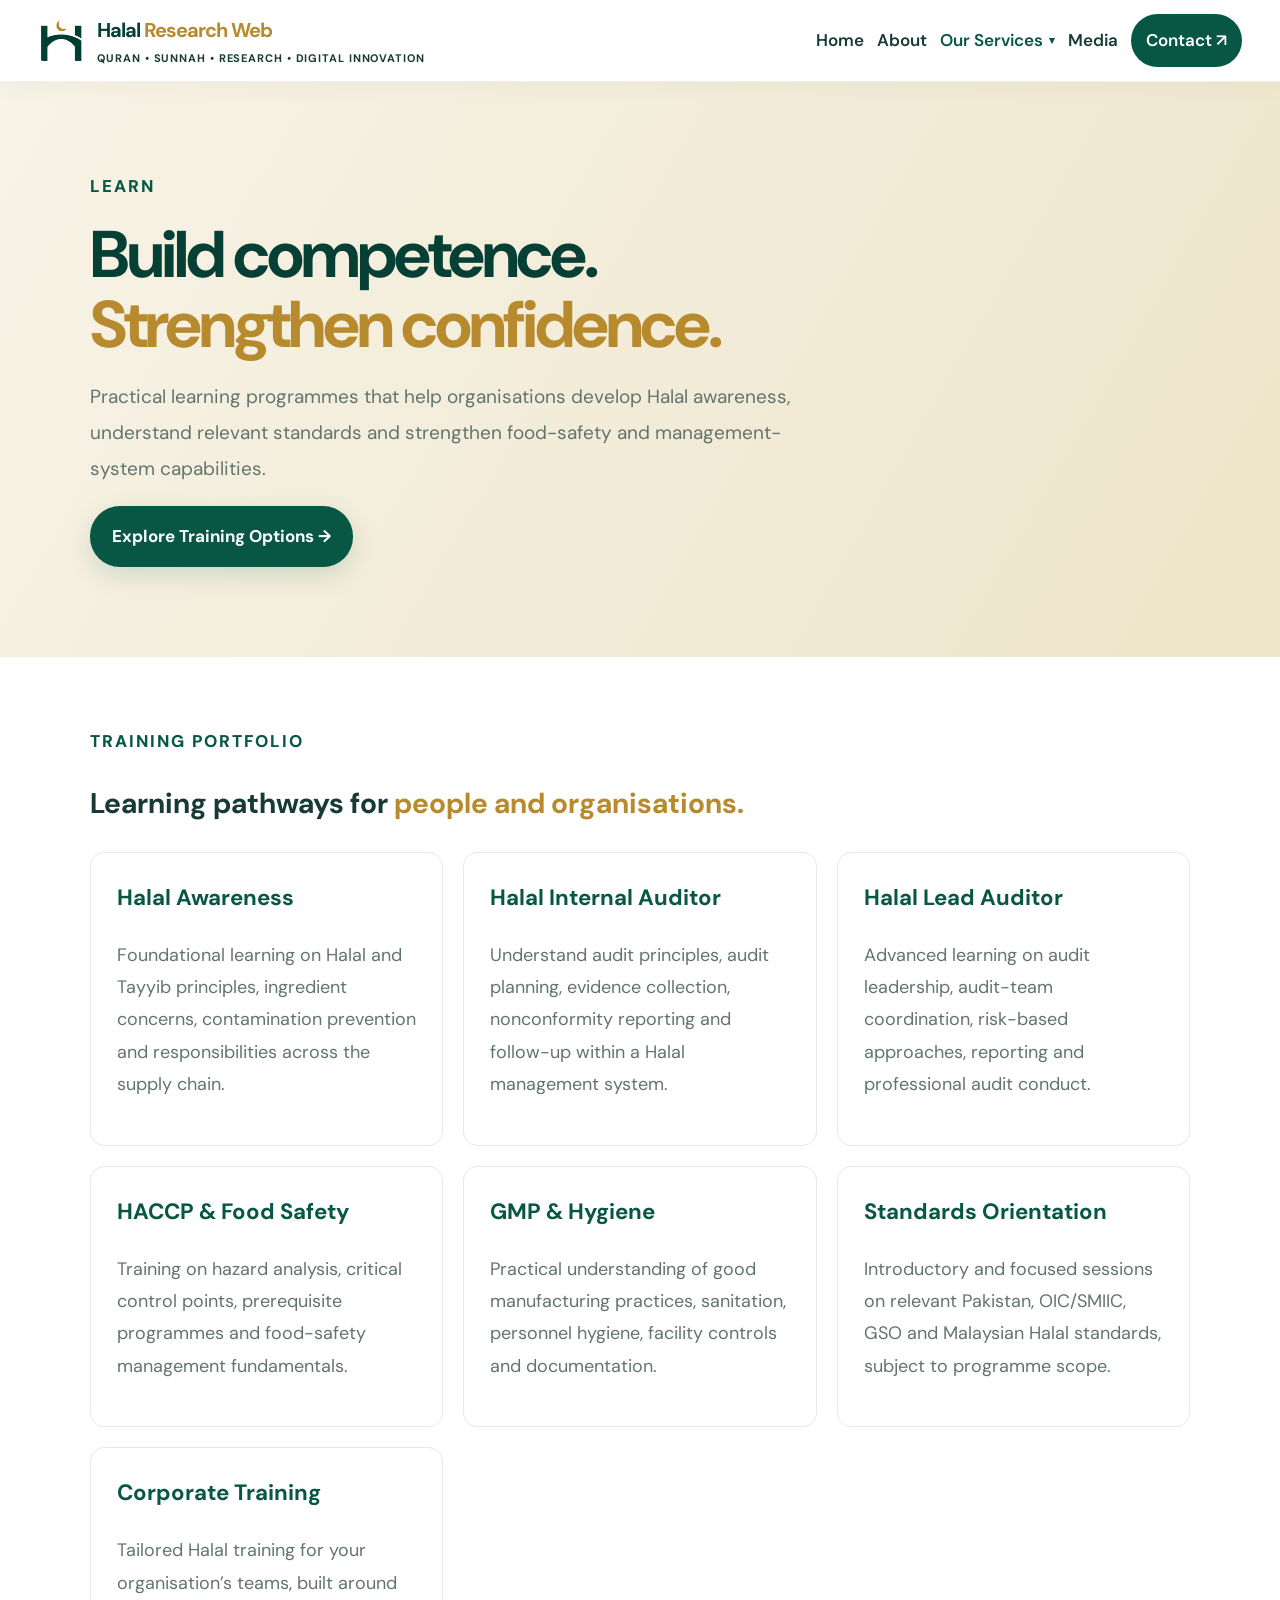
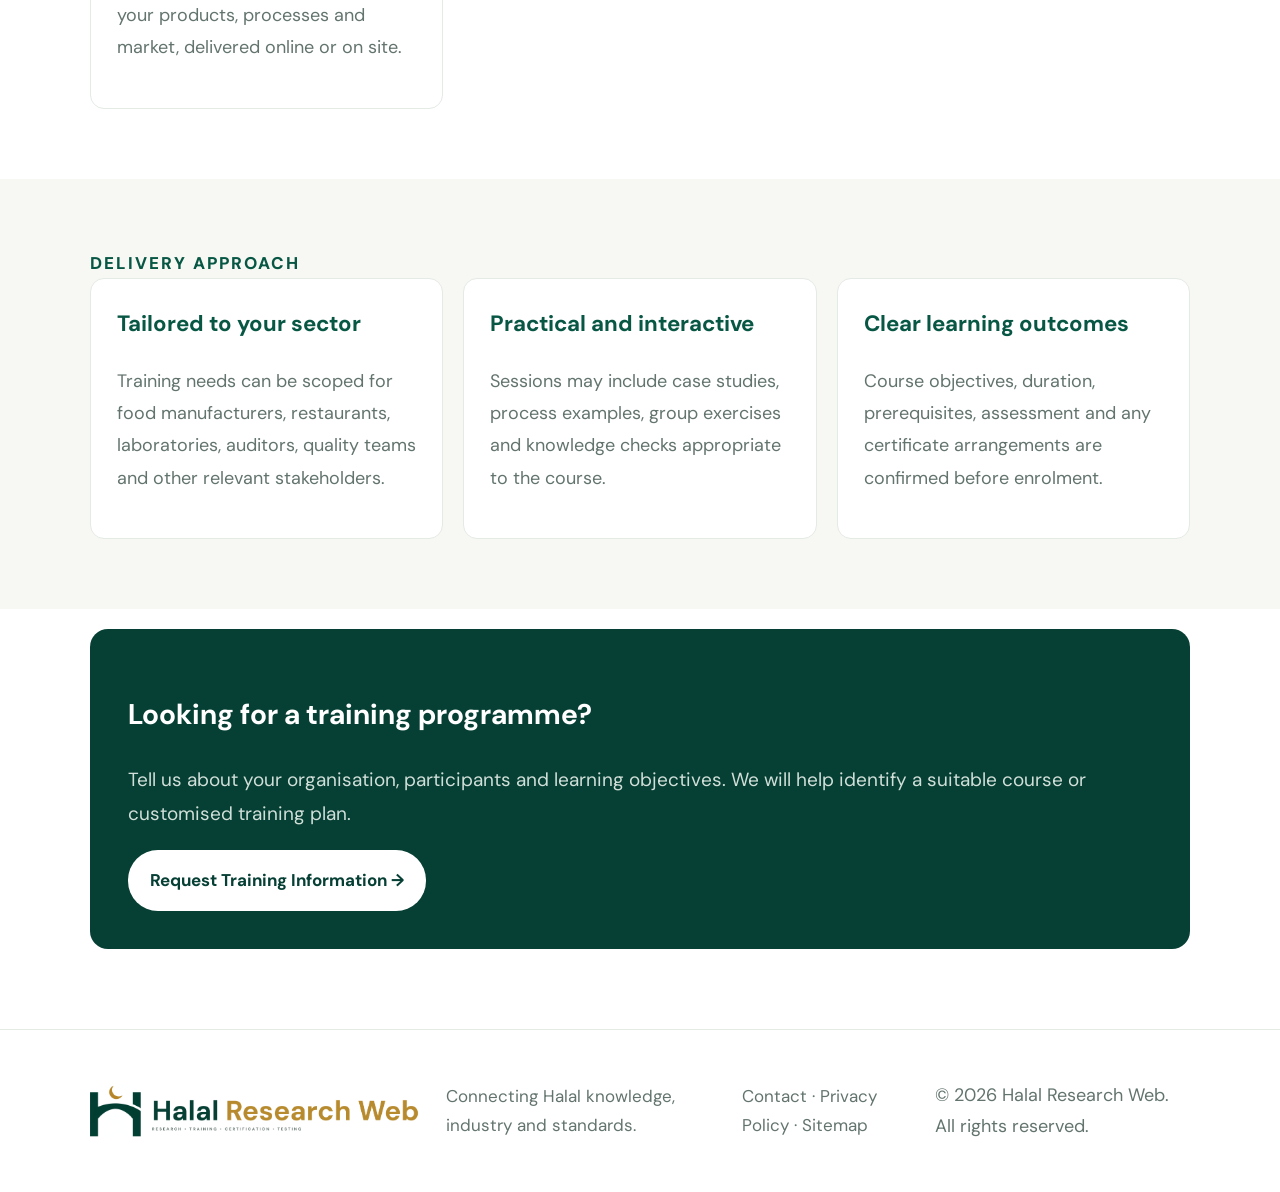
<file: training.html>
<!doctype html>
<html lang="en"><head><meta charset="utf-8"><meta name="viewport" content="width=device-width, initial-scale=1"><meta name="description" content="Halal Research Web professional Halal awareness, auditor, HACCP, GMP and food safety training."><title>Halal Training | Halal Research Web</title><link rel="icon" type="image/png" href="images/favicon.png">
<link rel="preconnect" href="https://fonts.googleapis.com"><link rel="preconnect" href="https://fonts.gstatic.com" crossorigin><link href="https://fonts.googleapis.com/css2?family=DM+Sans:wght@400;500;600;700;800&display=swap" rel="stylesheet"><link rel="stylesheet" href="styles.css?v=strip-1"><style>.detail-hero{padding:90px 7%;background:linear-gradient(120deg,#f7f3e7,#eee4c9)}.detail-hero h1{font-size:clamp(42px,6vw,66px);max-width:780px}.detail-hero p{max-width:700px;line-height:1.9;color:#63746e}.detail-body{padding:70px 7%}.detail-grid{display:grid;grid-template-columns:repeat(3,1fr);gap:20px}.detail-card{padding:26px;border:1px solid #e4eae4;border-radius:14px;background:#fff}.detail-card h3{color:#075744;margin-top:0}.detail-card p,.detail-card li{font-size:18px;line-height:1.8;color:#63746e}.detail-cta{margin:20px 7% 80px;padding:38px;border-radius:18px;background:#063f34;color:#fff}.detail-cta p{color:#d0dfd8;line-height:1.8}.detail-cta .button{background:#fff;color:#063f34}@media(max-width:760px){.detail-grid{grid-template-columns:1fr}.detail-hero{padding:65px 6%}.detail-body{padding:55px 6%}}</style></head>
<body><header class="site-header"><a class="brand" href="index.html"><img class="brand-mark-img" src="images/favicon.png" alt=""><span><strong>Halal <span>Research Web</span></strong><small>QURAN • SUNNAH • RESEARCH • DIGITAL INNOVATION</small></span></a><button class="menu-toggle" aria-label="Open navigation" aria-expanded="false">☰</button><nav class="nav"><a href="index.html">Home</a><a href="index.html#about">About</a><div class="nav-dropdown"><button type="button" class="nav-dropbtn active" aria-haspopup="true" aria-expanded="false">Our Services <span class="caret">▾</span></button><div class="dropdown-menu"><a href="index.html#services">All services</a><a href="research.html">Research &amp; Digital Innovation</a><a class="active" href="training.html">Training</a><a href="quran.html">Learn Quran Online</a><a href="certification.html">Certification</a><a href="index.html#laboratory-testing">Lab Testing</a><a href="library.html">Halal Digital Library</a></div></div><a href="media.html">Media</a><a class="nav-cta" href="index.html#contact">Contact ↗</a></nav></header>
<main><section class="detail-hero"><div class="section-kicker">LEARN</div><h1>Build competence. <em>Strengthen confidence.</em></h1><p>Practical learning programmes that help organisations develop Halal awareness, understand relevant standards and strengthen food-safety and management-system capabilities.</p><a class="button primary" href="index.html?dept=Halal%20Training#contact">Explore Training Options →</a></section>
<section class="detail-body"><div class="section-kicker">TRAINING PORTFOLIO</div><h2>Learning pathways for <em>people and organisations.</em></h2><div class="detail-grid"><article class="detail-card"><h3>Halal Awareness</h3><p>Foundational learning on Halal and Tayyib principles, ingredient concerns, contamination prevention and responsibilities across the supply chain.</p></article><article class="detail-card"><h3>Halal Internal Auditor</h3><p>Understand audit principles, audit planning, evidence collection, nonconformity reporting and follow-up within a Halal management system.</p></article><article class="detail-card"><h3>Halal Lead Auditor</h3><p>Advanced learning on audit leadership, audit-team coordination, risk-based approaches, reporting and professional audit conduct.</p></article><article class="detail-card"><h3>HACCP & Food Safety</h3><p>Training on hazard analysis, critical control points, prerequisite programmes and food-safety management fundamentals.</p></article><article class="detail-card"><h3>GMP & Hygiene</h3><p>Practical understanding of good manufacturing practices, sanitation, personnel hygiene, facility controls and documentation.</p></article><article class="detail-card"><h3>Standards Orientation</h3><p>Introductory and focused sessions on relevant Pakistan, OIC/SMIIC, GSO and Malaysian Halal standards, subject to programme scope.</p></article><article class="detail-card"><h3>Corporate Training</h3><p>Tailored Halal training for your organisation’s teams, built around your products, processes and market, delivered online or on site.</p></article></div></section>
<section class="detail-body" style="background:#f7f8f3"><div class="section-kicker">DELIVERY APPROACH</div><div class="detail-grid"><article class="detail-card"><h3>Tailored to your sector</h3><p>Training needs can be scoped for food manufacturers, restaurants, laboratories, auditors, quality teams and other relevant stakeholders.</p></article><article class="detail-card"><h3>Practical and interactive</h3><p>Sessions may include case studies, process examples, group exercises and knowledge checks appropriate to the course.</p></article><article class="detail-card"><h3>Clear learning outcomes</h3><p>Course objectives, duration, prerequisites, assessment and any certificate arrangements are confirmed before enrolment.</p></article></div></section>
<section class="detail-cta"><h2>Looking for a training programme?</h2><p>Tell us about your organisation, participants and learning objectives. We will help identify a suitable course or customised training plan.</p><a class="button" href="index.html?dept=Halal%20Training#contact">Request Training Information →</a></section></main>
<footer><a class="brand footer-brand" href="index.html"><img class="brand-logo" src="images/logo.png" alt="Halal Research Web"></a><p>Connecting Halal knowledge, industry and standards.</p><p><a href="index.html#contact">Contact</a> · <a href="privacy.html">Privacy Policy</a> · <a href="sitemap.xml">Sitemap</a></p><small>© <span id="year"></span> Halal Research Web. All rights reserved.</small></footer><script src="script.js"></script></body></html>
</file>
<file: styles.css>
:root{--green:#075744;--deep:#063f34;--gold:#b78a2d;--ink:#173b34;--muted:#63746e;--cream:#f7f8f3;--line:#e4eae4}*{box-sizing:border-box}html{scroll-behavior:smooth}body{margin:0;font-family:'DM Sans',Arial,sans-serif;color:var(--ink);background:#fff}a{color:inherit;text-decoration:none}.site-header{height:82px;padding:0 5.5%;display:flex;align-items:center;justify-content:space-between;background:#fff;position:sticky;top:0;z-index:20;border-bottom:1px solid #edf0eb}.brand{display:flex;align-items:center;gap:11px}.brand-mark{width:42px;height:42px;border-radius:14px 14px 14px 3px;background:linear-gradient(145deg,#0a765b,#064536);color:#fff;display:grid;place-items:center;font-size:25px;font-weight:800}.brand strong{font-size:20px;letter-spacing:-1px;color:var(--deep)}.brand strong span{color:var(--gold)}.brand small{display:block;font-size:11px;letter-spacing:.9px;font-weight:700;margin-top:2px}.nav{display:flex;align-items:center;gap:20px;font-size:17px;font-weight:600}.nav>a:not(.nav-cta):hover,.nav .active{color:var(--green)}.nav-cta{background:var(--green);color:white;padding:13px 19px;border-radius:30px}.menu-toggle{display:none;border:0;background:none;font-size:25px;color:var(--green)}.hero{min-height:610px;position:relative;overflow:hidden;background:linear-gradient(110deg,#f3f8f4 0%,#f4f8f5 47%,#dcebe3 100%);display:grid;grid-template-columns:48% 52%;padding:75px 5.7% 65px;align-items:center}.hero:before{content:"";position:absolute;width:620px;height:620px;border-radius:50%;background:radial-gradient(circle,#d0e5d8 0,transparent 68%);right:4%;top:-130px}.hero-copy{position:relative;z-index:2;max-width:570px}.eyebrow,.section-kicker{font-size:17px;letter-spacing:2px;font-weight:800;color:var(--green)}h1{font-size:clamp(44px,5vw,68px);line-height:1.06;letter-spacing:-3px;margin:19px 0;color:var(--deep)}h1 em,h2 em{font-style:normal;color:var(--gold)}.hero-lead{font-size:18px;line-height:1.8;color:#5b6e67;max-width:520px}.hero-actions{display:flex;gap:13px;flex-wrap:wrap;margin:28px 0}.button{display:inline-flex;align-items:center;gap:17px;padding:15px 21px;border-radius:30px;font-size:17px;font-weight:700;border:1px solid transparent;transition:.25s}.button:hover{transform:translateY(-3px)}.primary{background:var(--green);color:white;box-shadow:0 9px 24px #07574425}.outline{border-color:#a9bcb2;color:var(--green);background:#ffffff99}.hero-proof{display:flex;align-items:center;gap:12px;margin-top:35px}.proof-icon{width:35px;height:35px;display:grid;place-items:center;border-radius:50%;background:#dcece2;color:var(--green);font-weight:900}.hero-proof b,.hero-proof small{display:block;font-size:17px}.hero-proof small{color:var(--muted);margin-top:3px}.hero-visual{position:relative;z-index:1}.lab-scene{height:420px;position:relative;overflow:hidden;border-radius:48% 18px 18px 18px;background:linear-gradient(140deg,#d6e9e2,#f7fbf8 47%,#b8d4c8);box-shadow:0 28px 70px #174f3b24}.lab-window{position:absolute;inset:0;background:repeating-linear-gradient(90deg,transparent 0 100px,#ffffff65 101px 105px),linear-gradient(180deg,#d9e9e8aa,transparent 65%)}.scientist{position:absolute;right:2%;top:7%;width:48%;height:90%}.head{position:absolute;top:5%;right:17%;width:45%;height:33%;border-radius:48% 45% 43% 50%;background:linear-gradient(120deg,#d8a982,#f0c9a7 60%,#a66e54);transform:rotate(-18deg);z-index:3}.hair{position:absolute;right:17%;top:3%;width:48%;height:17%;background:#243b36;border-radius:60% 50% 20% 20%;z-index:4;transform:rotate(-17deg)}.mask{position:absolute;left:3%;bottom:12%;width:90%;height:29%;background:#e7f2ee;border-radius:4px 4px 18px 18px;transform:rotate(5deg)}.coat{position:absolute;bottom:-15%;right:0;width:100%;height:70%;background:linear-gradient(100deg,#f7fbf8,#cbded7);clip-path:polygon(25% 0,75% 0,100% 100%,0 100%);border-radius:40% 40% 0 0}.arm{position:absolute;z-index:4;bottom:8%;left:2%;width:80%;height:12%;background:#e7b991;border-radius:30px;transform:rotate(-28deg)}.microscope{position:absolute;left:16%;top:20%;width:46%;height:70%;z-index:5}.eyepiece{position:absolute;left:24%;top:0;width:17%;height:24%;background:#172e2a;border:5px solid #d6e1dc;border-radius:8px;transform:rotate(-25deg)}.scope-top{position:absolute;left:25%;top:19%;width:22%;height:30%;border:17px solid #f5f8f5;border-left-width:13px;border-bottom:0;border-radius:35px 35px 0 0;transform:rotate(-27deg);filter:drop-shadow(4px 5px 2px #53766b55)}.scope-neck{position:absolute;left:38%;top:42%;height:24%;width:13%;background:#eaf1ed;border:5px solid #b7c9c0;transform:skew(-18deg)}.scope-body{position:absolute;left:35%;top:55%;width:34%;height:8%;background:#243d36;border-radius:5px}.scope-stage{position:absolute;left:16%;top:65%;width:72%;height:8%;background:#263f39;border-radius:5px;box-shadow:0 6px 0 #9eb5ab}.scope-base{position:absolute;bottom:0;left:13%;width:78%;height:10%;background:linear-gradient(#f5f8f6,#a9beb4);border-radius:50% 50% 8px 8px}.sample{position:absolute;left:39%;bottom:15%;width:23%;height:12%;border:5px solid #f5faf7;border-radius:5px 5px 20px 20px;background:#b8e2d1aa;z-index:6}.lab-label{position:absolute;right:4%;bottom:6%;display:flex;align-items:center;gap:12px;background:#ffffffdf;padding:11px 15px;border-radius:14px;box-shadow:0 8px 25px #173b3420;z-index:8}.halal-seal{width:47px;height:47px;border-radius:50%;background:var(--green);color:white;display:grid;place-items:center;font-size:18px;border:2px solid #c8a34e}.lab-label b,.lab-label small{display:block;font-size:18px}.lab-label small{color:var(--muted);margin-top:4px}.hero-bottom{position:absolute;bottom:20px;left:5.7%;display:flex;align-items:center;gap:14px;font-size:17px;letter-spacing:1.2px;color:#789087}.hero-line{height:1px;width:45px;background:#b5c8bd}.section{padding:100px 7%}.intro{background:#fff}.intro-grid,.section-heading{display:grid;grid-template-columns:1fr 1fr;gap:70px;align-items:end}.intro h2,.section h2{font-size:clamp(34px,4vw,49px);line-height:1.14;letter-spacing:-1.8px;margin:17px 0 0;color:var(--deep)}.intro-grid p,.section-heading>p{font-size:18px;line-height:1.9;color:var(--muted);max-width:500px;margin:0 0 5px}.departments{background:var(--cream)}.section-heading{margin-bottom:42px}.service-grid{display:grid;grid-template-columns:repeat(3,1fr);gap:22px}.service-card{background:#fff;border:1px solid #e8eee8;border-radius:17px;overflow:hidden;box-shadow:0 10px 30px #123e2b08;transition:.3s}.service-card:hover{transform:translateY(-7px);box-shadow:0 20px 40px #123e2b14}.card-art{height:190px;position:relative;overflow:hidden;display:grid;place-items:center}.art-research{background:linear-gradient(135deg,#d8eee5,#b2d7c6)}.art-training{background:linear-gradient(135deg,#e9e4d1,#d2c08a)}.art-cert{background:linear-gradient(135deg,#dce8e4,#b6d0c5)}.flask,.cap{font-size:76px;color:#176a51;filter:drop-shadow(0 12px 8px #174f3b25)}.cap{color:#8a6a1e}.art-orbit{position:absolute;width:190px;height:190px;border:1px solid #ffffffaa;border-radius:50%;box-shadow:0 0 0 25px #ffffff25,0 0 0 50px #ffffff18}.training-lines{position:absolute;width:180px;height:120px;border:1px solid #fff9;transform:rotate(-20deg);box-shadow:15px 15px 0 -14px #fff,-15px -15px 0 -14px #fff}.cert-ring{width:115px;height:115px;border:3px solid #fff;border-radius:50%;display:grid;place-items:center;color:#0a694f;font-size:65px;box-shadow:0 0 0 12px #ffffff35}.art-caption{position:absolute;left:20px;bottom:16px;font-size:17px;letter-spacing:2px;font-weight:800;color:#174f3b}.card-content{padding:25px 25px 27px;position:relative}.card-number{font-size:18px;color:var(--gold);font-weight:800;letter-spacing:1px}.card-content h3{font-size:22px;color:var(--deep);margin:8px 0}.card-content p,.card-content li{font-size:17px;line-height:1.8;color:var(--muted)}.card-content ul{padding-left:17px;margin:16px 0 22px}.text-link{font-size:17px;font-weight:800;color:var(--green);display:flex;justify-content:space-between;border-top:1px solid var(--line);padding-top:17px}.standards{background:#fff}.standard-list{display:grid;grid-template-columns:repeat(4,1fr);border-top:1px solid var(--line);border-left:1px solid var(--line);margin-top:35px}.standard-list div{padding:24px;border-right:1px solid var(--line);border-bottom:1px solid var(--line)}.standard-list b,.standard-list span{display:block}.standard-list b{font-size:18px;color:var(--green)}.standard-list span{font-size:17px;color:var(--muted);margin-top:8px}.standards-note{font-size:17px;color:var(--muted);margin-top:18px}.journey{background:var(--deep);color:white;display:grid;grid-template-columns:1fr 1fr;gap:80px;align-items:center}.journey .section-kicker{color:#d5b65f}.journey h2{color:white}.journey-copy>p{font-size:18px;line-height:1.9;color:#c3d6ce;max-width:390px;margin:22px 0}.light{background:#fff;color:var(--deep)}.steps{display:grid;gap:26px}.steps>div{display:flex;gap:22px;align-items:flex-start;padding-bottom:23px;border-bottom:1px solid #ffffff25}.steps>div:last-child{border:0}.steps>div>b{font-size:17px;color:#d5b65f}.steps strong,.steps small{display:block}.steps strong{font-size:18px}.steps small{font-size:17px;color:#c3d6ce;margin-top:7px}.contact{background:var(--cream)}.contact-grid{display:grid;grid-template-columns:.75fr 1.25fr;gap:60px;margin-top:35px}.contact-aside{padding:30px 0}.contact-aside h3{font-size:25px;color:var(--deep);margin:0 0 12px}.contact-aside>p{font-size:18px;line-height:1.9;color:var(--muted)}.contact-detail{display:flex;align-items:center;gap:15px;margin-top:28px}.contact-detail>span{width:40px;height:40px;background:#e0eee5;color:var(--green);border-radius:12px;display:grid;place-items:center}.contact-detail small,.contact-detail b{display:block}.contact-detail small{font-size:17px;letter-spacing:1px;color:var(--muted)}.contact-detail b{font-size:17px;margin-top:4px}.small-note{font-size:18px!important;margin-top:35px}.inquiry-form{background:#fff;border:1px solid var(--line);padding:30px;border-radius:16px;box-shadow:0 12px 35px #173b3409}.form-row{display:grid;grid-template-columns:1fr 1fr;gap:15px}.inquiry-form label{display:block;font-size:17px;font-weight:700;color:#38594e;margin-bottom:17px}.inquiry-form input,.inquiry-form select,.inquiry-form textarea{display:block;width:100%;margin-top:8px;border:1px solid #dfe7e0;border-radius:8px;padding:13px;font:400 12px 'DM Sans',sans-serif;color:var(--ink);background:#fff;outline:none}.inquiry-form input:focus,.inquiry-form select:focus,.inquiry-form textarea:focus{border-color:var(--green);box-shadow:0 0 0 3px #07574412}.inquiry-form textarea{resize:vertical}.submit{border:0;cursor:pointer}.form-feedback{font-size:18px;color:var(--muted);line-height:1.6}footer{padding:35px 7%;display:flex;align-items:center;justify-content:space-between;gap:20px;background:#fff}footer>p{font-size:17px;color:var(--muted)}footer>small{font-size:18px;color:var(--muted)}.footer-brand strong{font-size:20px}.footer-brand .brand-mark{width:36px;height:36px}.reveal{opacity:0;transform:translateY(18px);transition:opacity .7s ease,transform .7s ease}.reveal.visible{opacity:1;transform:translateY(0)}@media(max-width:1050px){.nav{gap:14px}.hero{padding-left:5%;padding-right:5%}.section{padding:80px 5%}.lab-scene{height:360px}}@media(max-width:800px){.site-header{height:72px;padding:0 5%}.menu-toggle{display:block}.nav{display:none;position:absolute;top:72px;left:0;right:0;background:#fff;padding:20px 5%;box-shadow:0 12px 20px #0000000c;align-items:stretch;flex-direction:column;gap:18px}.nav.open{display:flex}.nav-cta{text-align:center}.hero{grid-template-columns:1fr;padding:65px 6% 75px;gap:35px}.hero-copy{max-width:650px}.hero-visual{max-width:650px;width:100%;margin:auto}.lab-scene{height:360px}.hero-bottom{left:6%}.intro-grid,.section-heading,.journey,.contact-grid{grid-template-columns:1fr;gap:25px}.service-grid{grid-template-columns:1fr;max-width:560px;margin:auto}.card-art{height:210px}.standard-list{grid-template-columns:repeat(2,1fr)}.journey{gap:40px}.contact-grid{gap:20px}}@media(max-width:520px){h1{font-size:45px;letter-spacing:-2px}.hero{padding-top:48px}.lab-scene{height:285px}.scientist{width:52%}.microscope{left:9%;width:52%}.lab-label{transform:scale(.85);transform-origin:bottom right}.section{padding:65px 6%}.intro-grid,.section-heading{gap:18px}.standard-list{grid-template-columns:1fr 1fr}.standard-list div{padding:17px}.standard-list b{font-size:18px}.form-row{grid-template-columns:1fr;gap:0}.inquiry-form{padding:20px}footer{flex-direction:column;align-items:flex-start}footer>p{margin:0}}@media(prefers-reduced-motion:reduce){html{scroll-behavior:auto}*,*:before,*:after{animation-duration:.01ms!important;transition-duration:.01ms!important}.reveal{opacity:1;transform:none}}

/* Visual refinement and accessibility improvements */
:root{--shadow-soft:0 18px 48px rgba(12,54,40,.09);--focus-ring:0 0 0 3px rgba(183,138,45,.28)}
html{scroll-padding-top:90px}
body{font-size:19px;line-height:1.7;-webkit-font-smoothing:antialiased}
.site-header{box-shadow:0 5px 24px rgba(12,54,40,.035);backdrop-filter:saturate(150%) blur(12px)}
.brand-mark{box-shadow:0 7px 16px rgba(7,87,68,.18)}
.nav a{transition:color .2s ease,background .2s ease,transform .2s ease}
.nav-cta:hover{background:#064536;transform:translateY(-2px)}
.skip-link{position:absolute;left:16px;top:-60px;z-index:100;background:var(--deep);color:#fff;padding:10px 15px;border-radius:8px;font-size:18px}
.skip-link:focus{top:12px}
:focus-visible{outline:3px solid #c39a43;outline-offset:3px}
.hero{isolation:isolate}
.hero:after{content:"";position:absolute;inset:auto 0 0;height:7px;background:linear-gradient(90deg,var(--green),#c39a43,var(--green));opacity:.85}
.hero-copy{padding:12px 0}
.hero-visual{filter:drop-shadow(0 22px 32px rgba(6,63,52,.12))}
.lab-scene{border:1px solid rgba(255,255,255,.75);box-shadow:0 28px 70px rgba(23,59,52,.16)}
.hero-actions .button{min-height:48px}
.service-card{box-shadow:var(--shadow-soft)}
.service-card:hover{border-color:#d6e4d9}
.card-art:after{content:"";position:absolute;inset:0;background:linear-gradient(180deg,transparent 55%,rgba(6,63,52,.08));pointer-events:none}
.card-content{display:flex;flex-direction:column;min-height:315px}
.card-content ul{flex:1}
.text-link{align-items:center}
.standard-list div{transition:background .2s ease}
.standard-list div:hover{background:#f7faf7}
.inquiry-form{box-shadow:var(--shadow-soft)}
.inquiry-form input,.inquiry-form select,.inquiry-form textarea{transition:border-color .2s ease,box-shadow .2s ease}
.inquiry-form button:disabled{opacity:.65;cursor:wait;transform:none}
footer{border-top:1px solid var(--line)}
@media(max-width:1050px){
  .nav{gap:12px;font-size:17px}
  .nav-cta{padding:11px 14px}
  .hero{min-height:560px}
}
@media(max-width:800px){
  .site-header{box-shadow:0 8px 25px rgba(12,54,40,.07)}
  .nav{border-top:1px solid var(--line)}
  .nav a{padding:5px 0}
  .nav .nav-cta{padding:13px 18px}
  .hero{min-height:auto}
  .hero:after{height:5px}
  .hero-bottom{bottom:17px}
  .card-content{min-height:0}
}
@media(max-width:520px){
  .brand strong{font-size:18px}
  .brand small{font-size:11px;letter-spacing:.7px}
  .hero-actions{gap:9px}
  .hero-actions .button{padding:13px 16px;font-size:17px}
  .hero-proof{margin-top:22px}
  .lab-scene{border-radius:95px 14px 14px 14px}
  .contact-detail b{overflow-wrap:anywhere}
}
@media(prefers-reduced-motion:reduce){
  .service-card,.nav a,.button,.standard-list div{transition:none}
}

/* Services and Pakistan laboratory directory */
.art-lab{background:linear-gradient(135deg,#e1eee8,#bdd8ca)}
.lab-flask-art{font-size:82px;color:#176a51;font-weight:700;filter:drop-shadow(0 12px 8px #174f3b25)}
.lab-directory{background:#f7f8f3}
.lab-intro-strip{display:flex;align-items:center;gap:17px;padding:22px 25px;background:#e8f1eb;border:1px solid #d8e7dc;border-radius:14px;margin:0 0 28px}
.lab-intro-icon{width:46px;height:46px;border-radius:13px;background:#075744;color:#fff;display:grid;place-items:center;font-size:28px}
.lab-intro-strip strong,.lab-intro-strip small{display:block}
.lab-intro-strip strong{font-size:18px;color:#063f34}
.lab-intro-strip small{font-size:17px;color:#63746e;margin-top:5px;line-height:1.6}
.lab-filters{display:grid;grid-template-columns:2fr 1fr 1fr;gap:15px;align-items:end;margin:24px 0 16px}
.lab-filters label{font-size:17px;font-weight:700;color:#38594e}
.lab-filters input,.lab-filters select{display:block;width:100%;margin-top:8px;border:1px solid #dfe7e0;border-radius:8px;padding:13px;font:400 12px 'DM Sans',sans-serif;color:#173b34;background:white;min-height:44px}
.lab-results-meta{display:flex;justify-content:space-between;gap:15px;align-items:center;font-size:17px;color:#63746e;margin:0 0 17px}
.lab-results-meta a{color:#075744;font-weight:700}
.lab-grid{display:grid;grid-template-columns:repeat(3,1fr);gap:17px}
.lab-card{background:#fff;border:1px solid #e4eae4;border-radius:14px;padding:22px;display:flex;flex-direction:column;min-height:310px;box-shadow:0 10px 28px rgba(12,54,40,.045)}
.lab-card-top{display:flex;justify-content:space-between;gap:8px;align-items:center}
.lab-city{font-size:17px;letter-spacing:1.3px;font-weight:800;color:#075744}
.lab-type{font-size:17px;color:#7a6a43;background:#f5f0e4;padding:6px 8px;border-radius:20px}
.lab-card h3{font-size:19px;line-height:1.35;color:#063f34;margin:18px 0 8px}
.lab-card p{font-size:17px;line-height:1.7;color:#63746e;margin:0 0 14px}
.lab-tags{display:flex;flex-wrap:wrap;gap:6px;margin:0 0 16px}
.lab-tags span{font-size:17px;padding:6px 8px;border-radius:20px;background:#edf4ef;color:#376052}
.lab-contact{margin-top:auto;border-top:1px solid #e4eae4;padding-top:12px}
.lab-contact small,.lab-contact b{display:block}
.lab-contact small{font-size:13px;letter-spacing:1px;color:#63746e}
.lab-contact b{font-size:17px;color:#173b34;margin-top:4px}
.lab-link{font-size:18px;color:#075744;font-weight:800;margin-top:13px}
.lab-note{margin-top:24px;padding:17px 20px;background:#fff;border-left:3px solid #b78a2d;border-radius:7px;font-size:18px;line-height:1.8;color:#63746e}
.lab-note strong{color:#173b34}
.lab-cta{display:flex;justify-content:space-between;align-items:center;gap:25px;margin-top:25px;padding:25px 28px;background:#063f34;border-radius:14px;color:white}
.lab-cta h3{font-size:19px;margin:0 0 6px}
.lab-cta p{font-size:17px;line-height:1.7;color:#c3d6ce;margin:0;max-width:650px}
.lab-cta .button{white-space:nowrap}
.lab-empty{padding:35px;text-align:center;color:#63746e;background:#fff;border:1px dashed #b8c9bf;border-radius:12px}
@media(max-width:900px){.lab-grid{grid-template-columns:repeat(2,1fr)}}
@media(max-width:650px){.lab-filters{grid-template-columns:1fr}.lab-grid{grid-template-columns:1fr}.lab-results-meta,.lab-cta{align-items:flex-start;flex-direction:column}.lab-cta .button{white-space:normal}.lab-intro-strip{align-items:flex-start;padding:17px}}

/* Standards directory and training enquiry flow */
.standards-intro{display:flex;gap:15px;align-items:center;padding:20px 23px;background:#e8f1eb;border:1px solid #d8e7dc;border-radius:13px;margin:0 0 25px}
.standards-intro-icon{width:43px;height:43px;flex:0 0 43px;display:grid;place-items:center;border-radius:13px;background:#075744;color:#fff;font-size:20px}
.standards-intro strong,.standards-intro small{display:block}
.standards-intro strong{font-size:18px;color:#063f34}
.standards-intro small{font-size:18px;color:#63746e;line-height:1.7;margin-top:4px}
.standards-tools{display:flex;justify-content:space-between;align-items:end;gap:20px;margin:24px 0 15px}
.standards-tools label{font-size:17px;font-weight:700;color:#38594e;max-width:520px;width:100%}
.standards-tools input{display:block;width:100%;margin-top:7px;padding:13px;border:1px solid #dfe7e0;border-radius:8px;font:400 12px 'DM Sans',sans-serif}
.standards-tools>span{font-size:18px;color:#63746e;padding-bottom:12px}
.standards-groups{display:grid;gap:11px}
.standard-group{border:1px solid #e1e9e2;border-radius:13px;background:#fff;overflow:hidden}
.standard-group summary{list-style:none;display:flex;align-items:center;gap:15px;padding:19px 21px;cursor:pointer}
.standard-group summary::-webkit-details-marker{display:none}
.standard-group summary:hover{background:#f8faf7}
.standard-group-number{width:38px;height:38px;border-radius:11px;background:#e8f1eb;color:#075744;display:grid;place-items:center;font-size:17px;font-weight:800}
.standard-group-title{flex:1}
.standard-group-title strong,.standard-group-title small{display:block}
.standard-group-title strong{font-size:18px;color:#063f34}
.standard-group-title small{font-size:18px;color:#63746e;margin-top:4px}
.standard-group-arrow{font-size:20px;color:#98752d;transition:transform .2s}
.standard-group[open] .standard-group-arrow{transform:rotate(180deg)}
.standard-items{padding:0 20px 18px 74px}
.standard-item{display:flex;justify-content:space-between;align-items:center;gap:20px;padding:15px 0;border-top:1px solid #edf1ed}
.standard-item>div{min-width:0}
.standard-item b{font-size:17px;color:#087054}
.standard-item h3{font-size:17px;color:#173b34;margin:4px 0}
.standard-item p{font-size:18px;color:#63746e;margin:0}
.standard-training-button{border:1px solid #c8d9ce;border-radius:30px;background:#fff;color:#075744;padding:9px 13px;font:700 10px 'DM Sans',sans-serif;white-space:nowrap;cursor:pointer}
.standard-training-button:hover{background:#075744;color:#fff;border-color:#075744}
.standard-source{display:inline-block;margin-top:12px;font-size:18px;color:#075744;font-weight:700}
.standards-empty{padding:28px;text-align:center;color:#63746e;background:#f7f8f3;border-radius:10px}
@media(max-width:600px){.standards-tools{display:block}.standards-tools>span{display:block;padding:10px 0}.standard-group summary{padding:15px;gap:10px}.standard-group-number{width:32px;height:32px;flex-basis:32px}.standard-items{padding:0 15px 15px}.standard-item{align-items:flex-start;flex-direction:column;gap:10px}.standard-training-button{align-self:flex-start}.standards-intro{align-items:flex-start;padding:16px}}

.standard-category-heading{margin:15px 0 0;padding:10px 13px;background:#f1f5f1;border-left:3px solid #b78a2d;color:#476357;font-size:18px;font-weight:800;letter-spacing:1px;text-transform:uppercase}
.standard-category-heading:first-child{margin-top:0}
.standard-item{scroll-margin-top:100px}

/* Five-service hero carousel */
.hero-carousel{position:relative;display:block;min-height:650px;padding:58px max(5vw,24px) 112px;background:radial-gradient(circle at 80% 18%,#e4efe6 0,transparent 34%),linear-gradient(120deg,#f7f8f2,#edf4ee);overflow:hidden}
.hero-carousel:before{content:"";position:absolute;inset:0;background:linear-gradient(135deg,rgba(5,75,54,.035),transparent 55%);pointer-events:none}
.hero-slides{position:relative;max-width:1240px;margin:0 auto;min-height:390px}
.hero-slide{position:absolute;inset:0;display:grid;grid-template-columns:1fr 1fr;align-items:center;gap:42px;opacity:0;visibility:hidden;transform:translateX(28px);transition:opacity .65s ease,transform .65s ease,visibility .65s}
.hero-slide.is-active{position:relative;opacity:1;visibility:visible;transform:translateX(0)}
.hero-slide-copy{max-width:560px;z-index:1}
.hero-slide-copy h1,.hero-slide-copy h2{font-size:clamp(42px,5.5vw,68px);line-height:1.04;letter-spacing:-2px;color:#073f34;margin:15px 0}
.hero-slide-copy h1 em,.hero-slide-copy h2 em{font-style:normal;color:#a77a24}
.hero-slide-copy .hero-lead{max-width:510px;color:#536d62;font-size:18px;line-height:1.8;margin:0 0 26px}
.hero-art{height:340px;border-radius:26px 8px 26px 8px;position:relative;overflow:hidden;display:grid;place-items:center;background:linear-gradient(145deg,#0b5a43,#063b32);box-shadow:0 24px 55px rgba(7,57,43,.17);border:1px solid rgba(183,138,45,.45)}
.hero-art:before,.hero-art:after{content:"";position:absolute;border:1px solid rgba(227,190,103,.42);border-radius:50%;width:290px;height:290px}
.hero-art:after{width:210px;height:210px}
.hero-art-symbol{font-size:150px;line-height:1;color:#f3d58d;text-shadow:0 10px 30px rgba(0,0,0,.22);z-index:1}
.hero-art-caption{position:absolute;bottom:27px;left:20px;right:20px;text-align:center;color:#f6e5b7;font-size:18px;letter-spacing:2.6px;font-weight:800}
.art-research-hero{background:radial-gradient(circle at 50% 40%,#2d8769,#064332 68%)}
.art-training-hero{background:radial-gradient(circle at 50% 40%,#8c7949,#174c3c 70%)}
.art-cert-hero{background:radial-gradient(circle at 50% 40%,#b78a2d,#064332 70%)}
.art-lab-hero{background:radial-gradient(circle at 50% 40%,#4c9c9b,#064332 70%)}
.art-library-hero{background:radial-gradient(circle at 50% 40%,#426c83,#063d35 70%)}.art-quran-hero{background:radial-gradient(circle at 50% 40%,#2d8769,#064332 68%)}
.hero-control{position:absolute;top:37%;z-index:3;width:43px;height:43px;border-radius:50%;border:1px solid #c7d9cd;background:#fff;color:#075744;font-size:27px;line-height:1;cursor:pointer;box-shadow:0 5px 16px #073f341a}
.hero-control:hover{background:#075744;color:#fff}
.hero-prev{left:18px}.hero-next{right:18px}
.hero-pagination{position:absolute;bottom:91px;left:0;right:0;display:flex;justify-content:center;gap:10px;z-index:4}
.hero-pagination button{width:9px;height:9px;border:0;border-radius:50%;padding:0;background:#b7c8bd;cursor:pointer;transition:all .25s}
.hero-pagination button.is-active{width:27px;border-radius:8px;background:#b78a2d}
.hero-service-strip{position:absolute;bottom:0;left:0;right:0;display:grid;grid-template-columns:repeat(6,1fr);max-width:1240px;margin:auto;background:#fff;border:1px solid #e2e9e1;border-radius:14px 14px 0 0;box-shadow:0 -8px 30px rgba(10,65,46,.06);overflow:hidden}
.hero-service-strip a{min-height:64px;display:flex;align-items:center;gap:8px;padding:12px 10px;white-space:nowrap;text-decoration:none;border-right:1px solid #edf1ed;color:#123f34;transition:background .2s}
.hero-service-strip a:last-child{border:0}.hero-service-strip a:hover{background:#edf5ef}
.hero-service-strip span{font-size:15px;color:#b18a3d;font-weight:800;white-space:nowrap}.hero-service-strip b{font-size:15px;line-height:1.35;flex:1;white-space:nowrap;min-width:0;overflow:hidden;text-overflow:ellipsis}.hero-service-strip i{font-style:normal;color:#98752d}
@media(max-width:850px){.hero-carousel{padding:42px 26px 105px;min-height:640px}.hero-slides{min-height:450px}.hero-slide{grid-template-columns:1fr;gap:22px}.hero-slide-copy{max-width:100%}.hero-art{height:190px}.hero-art-symbol{font-size:90px}.hero-control{top:43%}.hero-prev{left:7px}.hero-next{right:7px}.hero-pagination{bottom:83px}.hero-service-strip{grid-template-columns:repeat(6,minmax(130px,1fr));overflow-x:auto}.hero-service-strip a{padding:10px;min-height:65px}.hero-service-strip b{font-size:15px}}
@media(max-width:520px){.hero-carousel{padding:32px 22px 105px;min-height:620px}.hero-slides{min-height:450px}.hero-slide-copy h1,.hero-slide-copy h2{font-size:43px}.hero-slide-copy .hero-lead{font-size:18px}.hero-art{height:175px}.hero-control{width:34px;height:34px;font-size:22px}.hero-service-strip{left:0;right:0}.hero-service-strip a{min-width:125px}.hero-pagination{bottom:83px}}
@media(prefers-reduced-motion:reduce){.hero-slide,.hero-pagination button{transition:none}}


/* Active carousel motion and slide entrance effects */
.hero-carousel{isolation:isolate}
.hero-slides{min-height:390px}
.hero-slide{pointer-events:none;will-change:opacity,transform}
.hero-slide.is-active{pointer-events:auto;z-index:1}
.hero-slide.is-active .hero-slide-copy>*{animation:heroCopyEnter .72s both}
.hero-slide.is-active .hero-slide-copy>*:nth-child(2){animation-delay:.08s}
.hero-slide.is-active .hero-slide-copy>*:nth-child(3){animation-delay:.16s}
.hero-slide.is-active .hero-slide-copy>*:nth-child(4){animation-delay:.24s}
.hero-slide.is-active .hero-art{animation:heroArtEnter .9s cubic-bezier(.2,.75,.25,1) both}
.hero-art:before{animation:heroOrbit 18s linear infinite}
.hero-art:after{animation:heroOrbit 13s linear infinite reverse}
.hero-pagination button{position:relative}
.hero-pagination button.is-active:after{content:"";position:absolute;inset:-4px;border:1px solid rgba(183,138,45,.45);border-radius:10px;animation:heroDotPulse 1.8s ease-out infinite}
@keyframes heroCopyEnter{from{opacity:0;transform:translateY(18px)}to{opacity:1;transform:translateY(0)}}
@keyframes heroArtEnter{from{opacity:0;transform:translateX(28px) scale(.97)}to{opacity:1;transform:translateX(0) scale(1)}}
@keyframes heroOrbit{to{transform:rotate(360deg)}}
@keyframes heroDotPulse{0%{transform:scale(.85);opacity:.8}100%{transform:scale(1.45);opacity:0}}
@media(max-width:850px){.hero-slides{min-height:450px}}
@media(prefers-reduced-motion:reduce){
 .hero-slide.is-active .hero-slide-copy>*,.hero-slide.is-active .hero-art,.hero-art:before,.hero-art:after,.hero-pagination button.is-active:after{animation:none!important}
 .hero-slide{transition:none!important}
}


/* Premium presentation for the five named service slides */
.hero-carousel{
  background:
    radial-gradient(ellipse at 82% 22%,rgba(190,214,194,.52),transparent 36%),
    linear-gradient(118deg,#fbfcf8 0%,#eef4ee 52%,#e8f0e9 100%);
}
.hero-slide-copy .eyebrow{
  display:inline-flex;
  align-items:center;
  gap:10px;
  color:#9a742d;
  font-size:18px;
  font-weight:800;
  letter-spacing:2.2px;
}
.hero-slide-copy .eyebrow:before{
  content:none;
  display:none;
}
.hero-slide-copy h1,.hero-slide-copy h2{
  font-size:clamp(48px,6.1vw,78px);
  letter-spacing:-2.8px;
  line-height:1.02;
  font-weight:800;
  text-wrap:balance;
}
.hero-slide-copy h1 em,.hero-slide-copy h2 em{
  color:#a77a24;
  display:inline-block;
}
.hero-slide-copy .hero-lead{
  max-width:475px;
  font-size:18px;
  line-height:1.85;
}
.hero-art{
  min-height:340px;
  border-radius:22px;
  border:1px solid rgba(183,138,45,.55);
  box-shadow:0 28px 65px rgba(7,57,43,.16),inset 0 1px 0 rgba(255,255,255,.18);
}
.hero-art:before,.hero-art:after{
  border-color:rgba(240,213,151,.28);
}
.hero-art-symbol{
  width:190px;
  height:190px;
  display:grid;
  place-items:center;
  border:1px solid rgba(240,213,151,.5);
  border-radius:42px;
  background:linear-gradient(145deg,rgba(255,255,255,.13),rgba(255,255,255,.025));
  box-shadow:0 18px 45px rgba(0,0,0,.14),inset 0 1px 0 rgba(255,255,255,.18);
  font-size:116px;
}
.hero-art-caption{
  font-size:17px;
  letter-spacing:2.8px;
}
.hero-art{
  display:block;
}
.hero-art:before,.hero-art:after{
  content:none;
}
.hero-art-svg{
  position:absolute;
  inset:0;
  width:100%;
  height:100%;
  z-index:1;
}
.hero-art-photo .hero-art-img{
  position:absolute;
  inset:0;
  width:100%;
  height:100%;
  object-fit:cover;
  object-position:center;
  z-index:1;
}
.hero-art .hero-art-caption{
  z-index:2;
  left:18px;
  right:auto;
  bottom:18px;
  max-width:calc(100% - 36px);
  padding:9px 16px;
  border:1px solid rgba(240,213,151,.55);
  border-radius:999px;
  background:rgba(6,59,50,.72);
  text-align:left;
}
.art-research-hero{background:radial-gradient(circle at 50% 42%,#267a5c 0,#0b5841 48%,#063b32 100%)}
.art-training-hero{background:radial-gradient(circle at 50% 42%,#9b8248 0,#476747 48%,#123f36 100%)}
.art-cert-hero{background:radial-gradient(circle at 50% 42%,#b78a2d 0,#55704b 48%,#073d33 100%)}
.art-lab-hero{background:radial-gradient(circle at 50% 42%,#4d9998 0,#286c62 48%,#073d36 100%)}
.art-library-hero{background:radial-gradient(circle at 50% 42%,#66879a 0,#315e68 48%,#073b35 100%)}.art-quran-hero{background:radial-gradient(circle at 50% 42%,#267a5c 0,#0b5841 48%,#063b32 100%)}
.hero-service-strip{
  border-radius:14px 14px 0 0;
  box-shadow:0 -12px 35px rgba(10,65,46,.08);
}
.hero-service-strip a{
  min-height:64px;
  padding:12px 10px;
}
.hero-service-strip a:hover,.hero-service-strip a:focus-visible{
  background:#f0f5ef;
}
.hero-service-strip b{
  font-size:15px;
  font-weight:800;
  letter-spacing:.05px;
}
.hero-pagination button.is-active{
  width:30px;
  background:#a77a24;
}
@media(max-width:850px){
  .hero-slide-copy h1,.hero-slide-copy h2{font-size:clamp(42px,8vw,58px)}
  .hero-art{min-height:190px}
  .hero-art-symbol{width:112px;height:112px;border-radius:27px;font-size:72px}
  .hero-art-caption{bottom:14px;font-size:13px}
}
@media(max-width:520px){
  .hero-slide-copy h1,.hero-slide-copy h2{font-size:43px;letter-spacing:-1.7px}
  .hero-slide-copy .eyebrow{font-size:13px;letter-spacing:1.5px}
  .hero-slide-copy .hero-lead{font-size:17px}
  .hero-art-symbol{width:100px;height:100px;font-size:64px}
}


/* Concise Mission and Vision cards in About */
.mission-vision-grid{display:grid;grid-template-columns:repeat(2,minmax(0,1fr));gap:20px;margin-top:30px}
.mission-vision-card{position:relative;padding:25px 27px;border:1px solid rgba(16,72,53,.12);border-radius:16px;background:linear-gradient(145deg,#fff 0%,#f3f7f1 100%);box-shadow:0 12px 32px rgba(10,55,39,.05)}
.mission-vision-card:before{content:"";position:absolute;inset:0 auto 0 0;width:3px;background:linear-gradient(180deg,#b78a2d,#477a5b)}
.mv-kicker{display:block;margin-bottom:10px;color:#9a742d;font-size:18px;font-weight:800;letter-spacing:2px}
.mission-vision-card h3{margin:0 0 10px;color:#123f34;font-size:clamp(20px,2vw,25px);line-height:1.25}
.mission-vision-card p{margin:0;color:#58675f;font-size:18px;line-height:1.75}
@media(max-width:760px){.mission-vision-grid{grid-template-columns:1fr;gap:14px}.mission-vision-card{padding:22px}}

.brand-logo{height:56px;width:auto;display:block}.footer-brand .brand-logo{height:44px}@media(max-width:800px){.brand-logo{height:44px}.footer-brand .brand-logo{height:38px}}

.brand-mark-img{width:48px;height:48px;object-fit:contain;border-radius:12px;display:block}.footer-brand .brand-logo{height:56px}@media(max-width:1400px){.site-header{padding:0 3%}.nav{gap:13px}.nav-cta{padding:12px 15px}}@media(max-width:1150px){.site-header{height:72px;padding:0 5%}.menu-toggle{display:block}.nav{display:none;position:absolute;top:72px;left:0;right:0;background:#fff;padding:20px 5%;box-shadow:0 12px 20px #0000000c;align-items:stretch;flex-direction:column;gap:18px}.nav.open{display:flex}.nav-cta{text-align:center}.brand-mark-img{width:44px;height:44px}}

[hidden]{display:none!important}

.art-library{background:linear-gradient(135deg,#e8e4f0,#c9bfe0)}.art-quran{background:linear-gradient(135deg,#e9efe0,#c3d6b0)}.book{font-size:76px;filter:drop-shadow(0 12px 8px #174f3b25)}

/* Header services dropdown */
.nav-dropdown{position:relative;display:flex;align-items:center;align-self:stretch}
.nav-dropbtn{font:inherit;font-size:17px;font-weight:600;color:inherit;background:none;border:0;cursor:pointer;display:flex;align-items:center;gap:6px;padding:0}
.nav-dropbtn:hover,.nav-dropdown.open .nav-dropbtn{color:var(--green)}
.nav-dropbtn .caret{font-size:11px;transition:transform .2s}
.nav-dropdown.open .nav-dropbtn .caret{transform:rotate(180deg)}
.dropdown-menu{position:absolute;top:100%;left:0;min-width:290px;background:#fff;border:1px solid var(--line);border-radius:14px;box-shadow:0 18px 40px #173b3420;padding:8px;display:none;z-index:30}
.dropdown-menu a{display:block;padding:11px 14px;border-radius:9px;font-size:16px;font-weight:600}
.dropdown-menu a:hover{background:#f2f6f2;color:var(--green)}
.nav-dropdown:hover .dropdown-menu,.nav-dropdown:focus-within .dropdown-menu,.nav-dropdown.open .dropdown-menu{display:block}
@media(max-width:1150px){
  .nav-dropdown{flex-direction:column;align-items:stretch}
  .nav-dropbtn{justify-content:space-between;width:100%;padding:5px 0}
  .nav-dropdown:hover .dropdown-menu{display:none}
  .dropdown-menu{position:static;box-shadow:none;border:0;padding:2px 0 2px 16px;display:none}
  .nav-dropdown.open .dropdown-menu{display:block}
}
</file>
